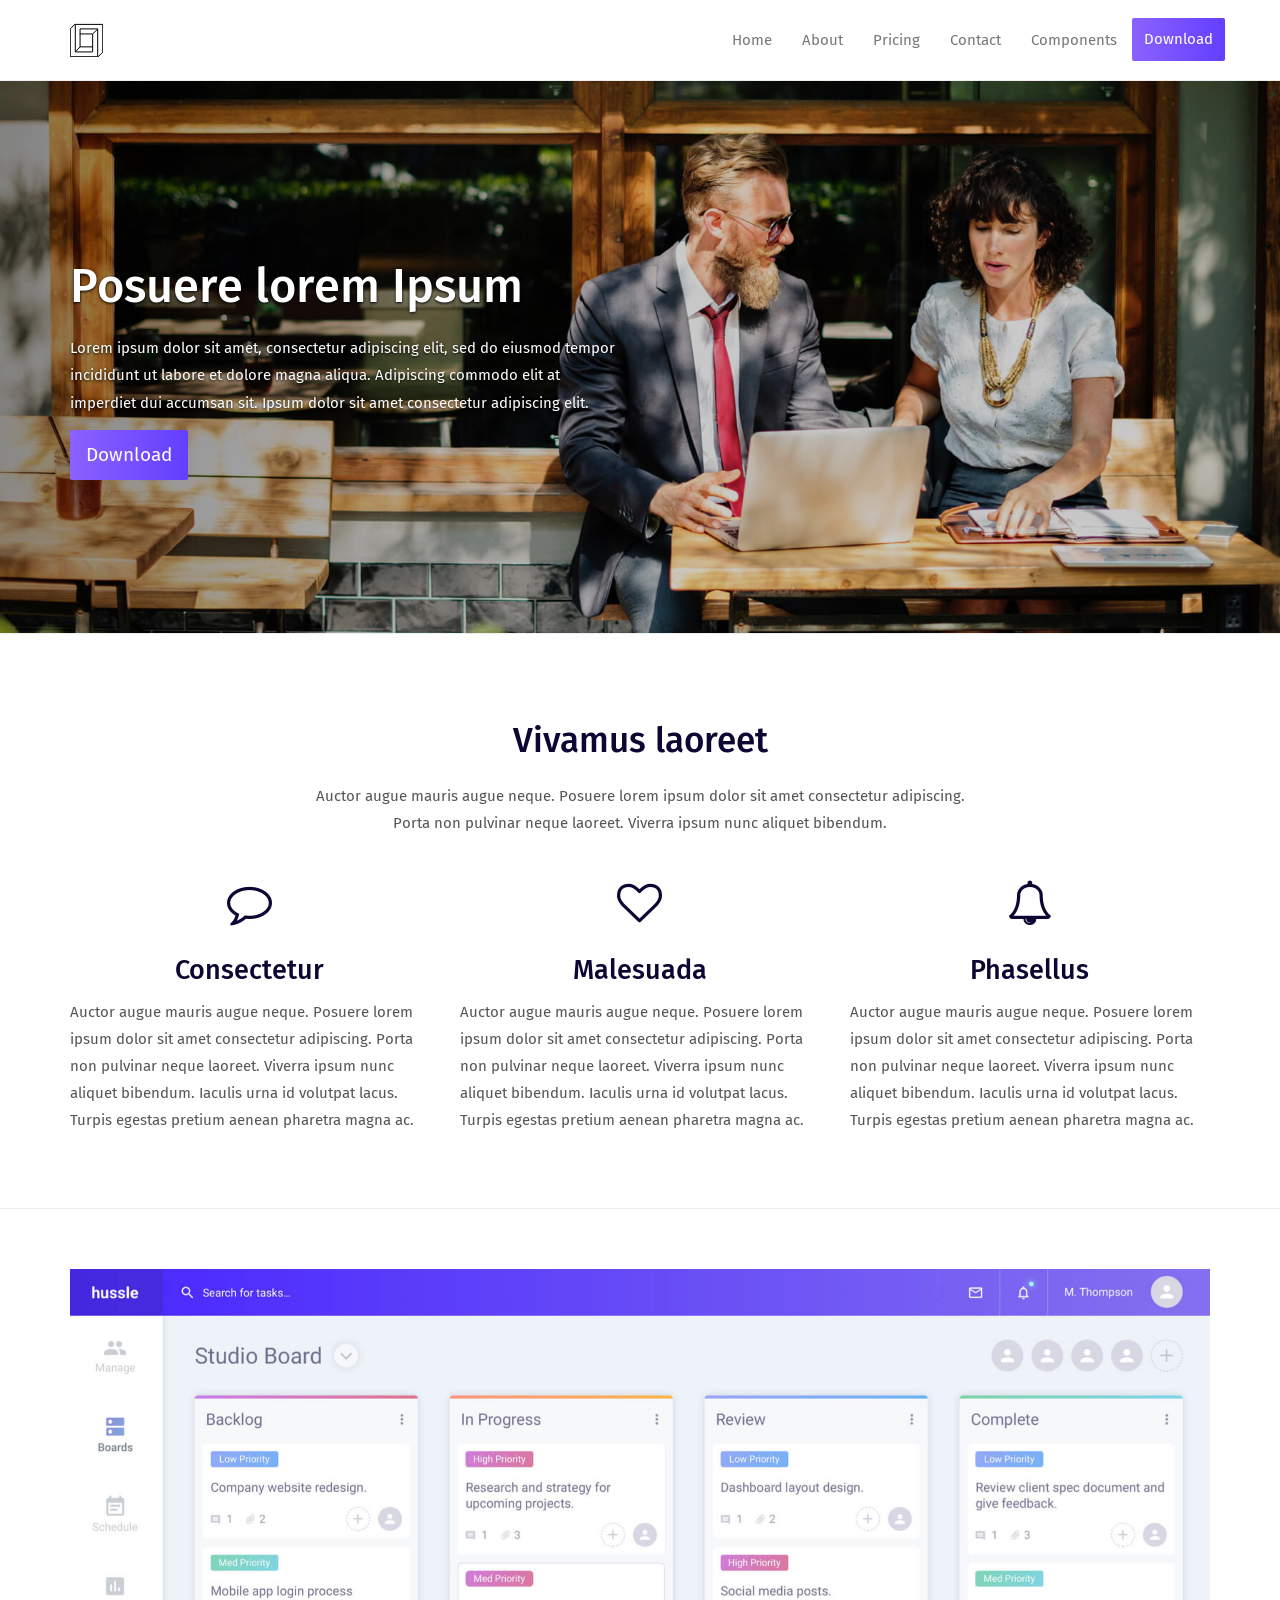
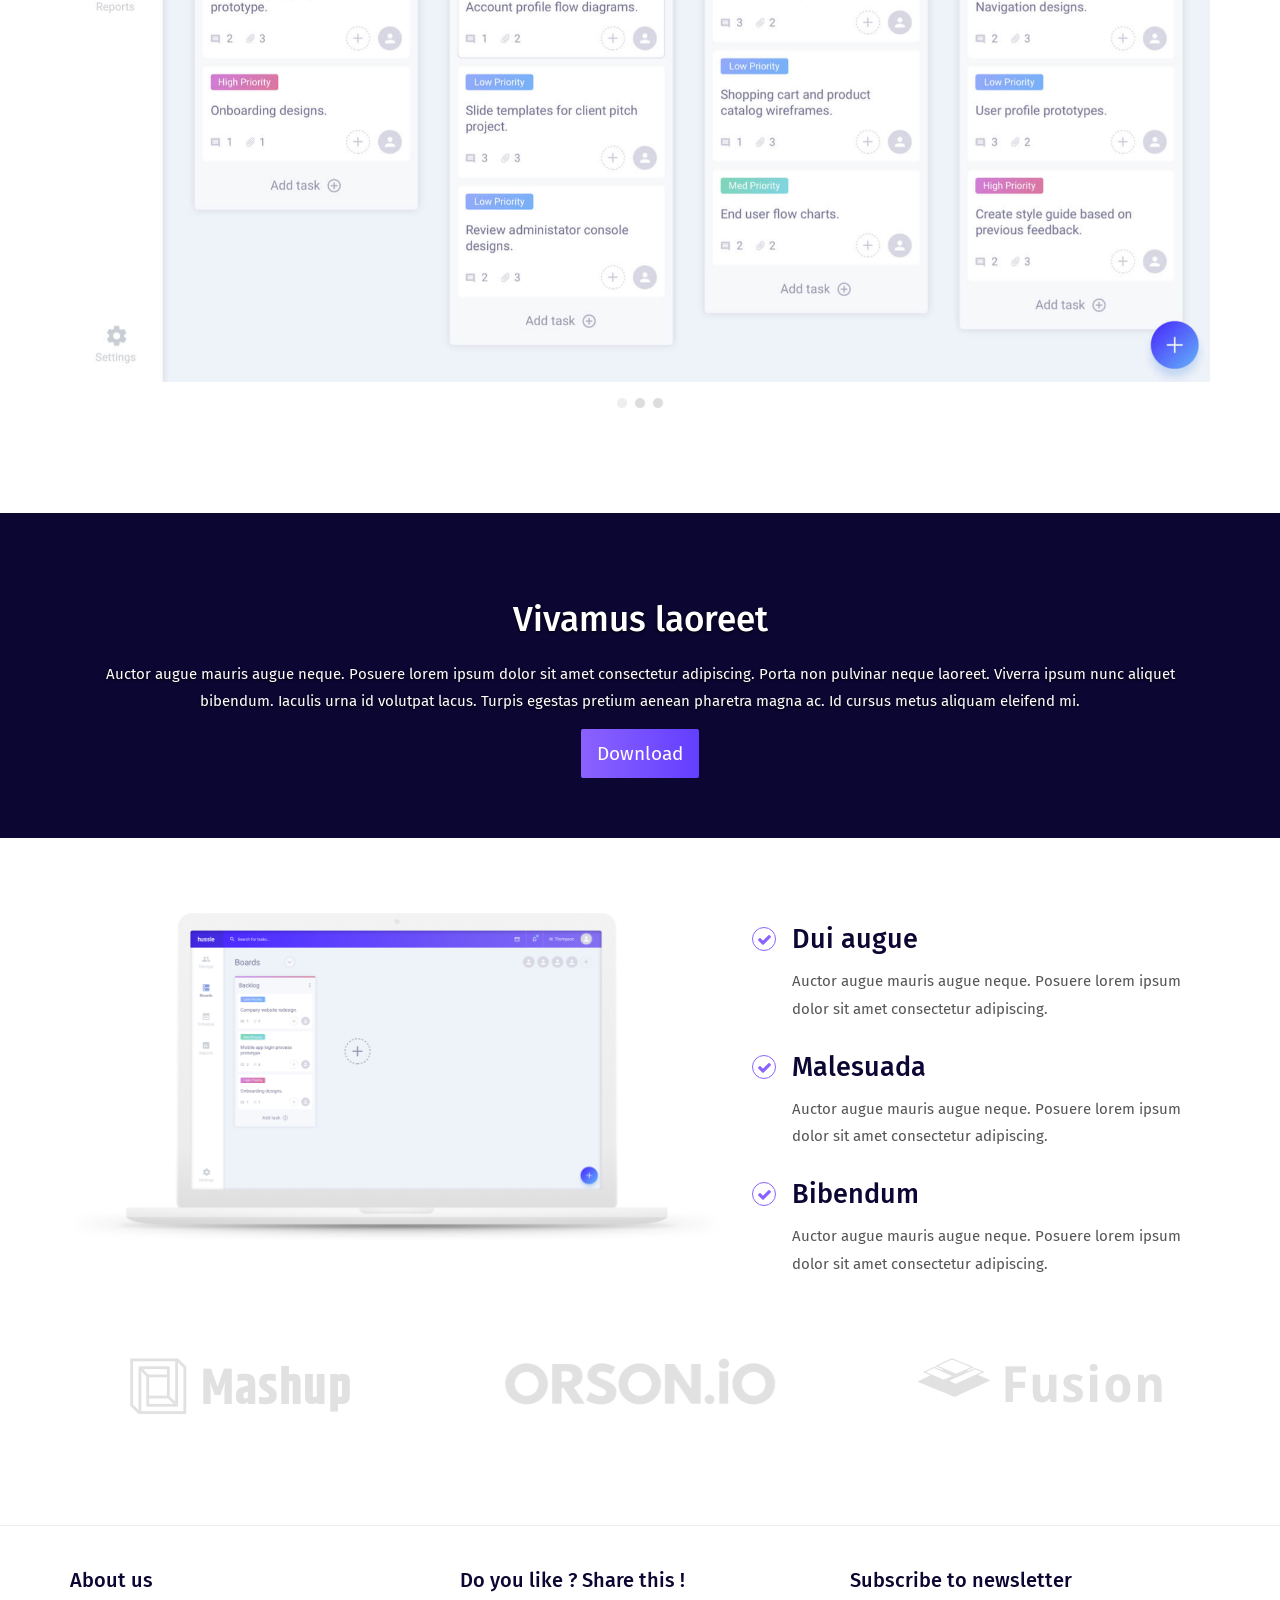
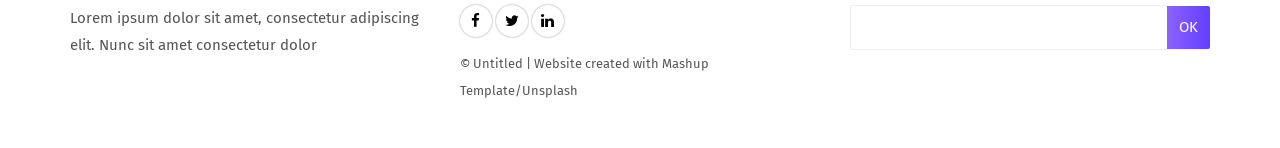
<file: pure-html/pure/index.html>
<!DOCTYPE html>
<html lang="en">

<head>
  <meta charset="UTF-8">
  <meta content="IE=edge" http-equiv="X-UA-Compatible">
  <meta content="width=device-width,initial-scale=1" name="viewport">
  <meta content="description" name="description">
  <meta name="google" content="notranslate" />
  <meta content="Mashup templates have been developped by Orson.io team" name="author">

  <!-- Disable tap highlight on IE -->
  <meta name="msapplication-tap-highlight" content="no">
  
  <link href="./assets/apple-touch-icon.png" rel="apple-touch-icon">
  <link href="./assets/favicon.ico" rel="icon">

 

  <title>Title page</title>  

<link href="./main.a3f694c0.css" rel="stylesheet"></head>

<body>

 <!-- Add your content of header -->
<header>
  <nav class="navbar  navbar-fixed-top navbar-default">
    <div class="container">
      <div class="navbar-header">
        <button type="button" class="navbar-toggle uarr collapsed" data-toggle="collapse" data-target="#navbar-collapse-uarr">
          <span class="sr-only">Toggle navigation</span>
          <span class="icon-bar"></span>
          <span class="icon-bar"></span>
          <span class="icon-bar"></span>
        </button>
        <a class="navbar-brand" href="./index.html" title="">
          <img src="./assets/images/mashuptemplate.svg" class="navbar-logo-img" alt="">
        </a>
      </div>

      <div class="collapse navbar-collapse" id="navbar-collapse-uarr">
        <ul class="nav navbar-nav navbar-right">
          <li><a href="./index.html" title="" class="active">Home</a></li>
          <li><a href="./about.html" title=""> About</a></li>
          <li><a href="./pricing.html" title=""> Pricing </a></li>
          <li><a href="./contact.html" title="">Contact</a></li>
          <li><a href="./components.html" title="">Components</a></li>
          <li>
            <p>
              <a href="./download.html" class="btn btn-primary navbar-btn" title="">Download</a>
            </p>
          </li>
          
        </ul>
      </div>
    </div>
  </nav>
</header>



<div class="white-text-container background-image-container" style="background-image: url('./assets/images/img-home.jpg')">
    <div class="opacity"></div>
    <div class="container">
        <div class="row">
           
            <div class="col-md-6">
                <h1>Posuere lorem Ipsum</h1>
                <p>Lorem ipsum dolor sit amet, consectetur adipiscing elit, sed do eiusmod tempor incididunt ut labore
                    et dolore magna aliqua. Adipiscing commodo elit at imperdiet dui accumsan sit. Ipsum dolor sit
                    amet consectetur adipiscing elit. </p>
                 <a href="./download.html" title="" class="btn btn-lg btn-primary">Download</a>
            </div>

        </div>
    </div>
</div>

<div class="section-container border-section-container">
    <div class="container">
            <div class="row">
                <div class="col-md-12 section-container-spacer">
                    <div class="text-center">
                        <h2>Vivamus laoreet</h2>
                        <p> Auctor augue mauris augue neque. Posuere lorem ipsum dolor sit amet consectetur adipiscing.<br> Porta non
                            pulvinar neque laoreet. Viverra ipsum nunc aliquet bibendum. </p>
                    </div>
                </div>

                <div class="col-md-4">
                    <div class="fa-container">
                        <i class="fa fa-comment-o fa-3x" aria-hidden="true"></i>
                    </div>
                    <div class="text-center">
                        <h3>Consectetur</h3>
                    </div>
                    <div>
                        <p>Auctor augue mauris augue neque. Posuere lorem ipsum dolor sit amet consectetur adipiscing. Porta
                            non pulvinar neque laoreet. Viverra ipsum nunc aliquet bibendum. Iaculis urna id volutpat lacus.
                            Turpis egestas pretium aenean pharetra magna ac.</p>
                    </div>
                </div>
                <div class="col-md-4">
                    <div class="fa-container">
                        <i class="fa fa-heart-o fa-3x" aria-hidden="true"></i>
                    </div>
                    <div class="text-center">
                        <h3>Malesuada</h3>
                    </div>
                    <div>
                        <p>Auctor augue mauris augue neque. Posuere lorem ipsum dolor sit amet consectetur adipiscing. Porta
                            non pulvinar neque laoreet. Viverra ipsum nunc aliquet bibendum. Iaculis urna id volutpat lacus.
                            Turpis egestas pretium aenean pharetra magna ac.
                        </p>
                    </div>
                </div>
                <div class="col-md-4">
                    <div class="fa-container">
                        <i class="fa fa-bell-o fa-3x" aria-hidden="true"></i>
                    </div>
                    <div class="text-center">
                        <h3>Phasellus</h3>
                    </div>
                    <div>
                        <p>Auctor augue mauris augue neque. Posuere lorem ipsum dolor sit amet consectetur adipiscing. Porta
                            non pulvinar neque laoreet. Viverra ipsum nunc aliquet bibendum. Iaculis urna id volutpat lacus.
                            Turpis egestas pretium aenean pharetra magna ac. 
                        </p>
                    </div>
                </div>

            </div>
    </div>
</div>

<div class="section-container">
    <div class="container">
            <div class="row">
                <div class="col-xs-12">


                    <div id="carouselExampleIndicators" class="carousel slide" data-ride="carousel">
                        
                        <div class="carousel-inner" role="listbox">
                            <div class="item active">
                                <img class="img-responsive" src="./assets/images/img-05.jpg" alt="First slide">
                            </div>
                            <div class="item">
                                <img class="img-responsive" src="./assets/images/img-07.jpg" alt="Second slide">
                            </div>
                            <div class="item">
                                <img class="img-responsive" src="./assets/images/img-05.jpg" alt="Third slide">
                            </div>
                        </div>
                        <ol class="carousel-indicators">
                            <li data-target="#carouselExampleIndicators" data-slide-to="0" class="active"></li>
                            <li data-target="#carouselExampleIndicators" data-slide-to="1"></li>
                            <li data-target="#carouselExampleIndicators" data-slide-to="2"></li>
                        </ol>
                    </div>


                </div>
            </div>
    </div>
</div>


<div class="section-container background-color-container white-text-container">
    <div class="container">
        <div class="row">
            <div class="col-xs-12">
                <div class="text-center">
                    <h2>Vivamus laoreet</h2>
                    <p> Auctor augue mauris augue neque. Posuere lorem ipsum dolor sit amet consectetur adipiscing. Porta non
                        pulvinar neque laoreet. Viverra ipsum nunc aliquet bibendum. Iaculis urna id volutpat lacus. Turpis
                        egestas pretium aenean pharetra magna ac. Id cursus metus aliquam eleifend mi. </p>
                    <a href="./download.html" title="" class="btn btn-primary btn-lg">Download</a>
                </div>
            </div>
        </div>
     </div>
 </div>

 <div class="section-container">
    <div class="container">
        <div class="row">                   
            <div class="col-md-7">
                <img class="img-responsive" src="./assets/images/img-06.png" alt="">
            </div>

            <div class="col-md-5">
                <ul class="features">
                    <li>
                        <h3>Dui augue</h3>
                        <p>Auctor augue mauris augue neque. Posuere lorem ipsum dolor sit amet consectetur adipiscing.
                        </p>
                    </li>
                    <li>
                        <h3>Malesuada</h3>
                        <p>Auctor augue mauris augue neque. Posuere lorem ipsum dolor sit amet consectetur adipiscing.
                        </p>
                    </li>
                    <li>
                        <h3>Bibendum</h3>
                        <p>Auctor augue mauris augue neque. Posuere lorem ipsum dolor sit amet consectetur adipiscing.
                        </p>
                    </li>
                </ul>
            </div>
        

              
            <div class="row">
                <div class="col-md-4">
                        <img class="img-responsive page-base-image" src="./assets/images/logo-01.png" alt="">

                </div>
                <div class="col-md-4">
                        <img class="img-responsive page-base-image" src="./assets/images/logo-02.png" alt="">
                </div>
                <div class="col-md-4">
                        <img class="img-responsive page-base-image" src="./assets/images/logo-03.png" alt="">
                </div>
            </div>
            
        </div>
    </div>
</div>






<footer>
    <div class="section-container footer-container">
        <div class="container">
            <div class="row">
                    <div class="col-md-4">
                        <h4>About us</h4>
                        <p>Lorem ipsum dolor sit amet, consectetur adipiscing elit. Nunc sit amet consectetur dolor</p>
                    </div>

                    <div class="col-md-4">
                        <h4>Do you like ? Share this !</h4>
                        <p>
                            <a href="https://facebook.com/" class="social-round-icon white-round-icon fa-icon" title="">
                            <i class="fa fa-facebook" aria-hidden="true"></i>
                          </a>
                          <a href="https://twitter.com/" class="social-round-icon white-round-icon fa-icon" title="">
                            <i class="fa fa-twitter" aria-hidden="true"></i>
                          </a>
                          <a href="https://www.linkedin.com/" class="social-round-icon white-round-icon fa-icon" title="">
                            <i class="fa fa-linkedin" aria-hidden="true"></i>
                          </a>
                        </p>
                        <p><small>© Untitled | Website created with <a href="http://www.mashup-template.com/" class="link-like-text" title="Create website with free html template">Mashup Template</a>/<a href="http://www.unsplash.com/" class="link-like-text" title="Beautiful Free Images">Unsplash</a></small></p>    
                    </div>

                    <div class="col-md-4">
                        <h4>Subscribe to newsletter</h4>
                        
                        <div class="form-group">
                            <div class="input-group">
                                <input type="text" class="form-control footer-input-text">
                                <div class="input-group-btn">
                                    <button type="button" class="btn btn-primary btn-newsletter ">OK</button>
                                </div>
                            </div>
                        </div>


                    </div>
            </div>
        </div>
    </div>
</footer>

<script>
  document.addEventListener("DOMContentLoaded", function (event) {
    navActivePage();
  });
</script>

<!-- Google Analytics: change UA-XXXXX-X to be your site's ID 

<script>
  (function (i, s, o, g, r, a, m) {
    i['GoogleAnalyticsObject'] = r; i[r] = i[r] || function () {
      (i[r].q = i[r].q || []).push(arguments)
    }, i[r].l = 1 * new Date(); a = s.createElement(o),
      m = s.getElementsByTagName(o)[0]; a.async = 1; a.src = g; m.parentNode.insertBefore(a, m)
  })(window, document, 'script', '//www.google-analytics.com/analytics.js', 'ga');
  ga('create', 'UA-XXXXX-X', 'auto');
  ga('send', 'pageview');
</script>

-->

<script type="text/javascript" src="./main.41beeca9.js"></script></body>

</html>
</file>
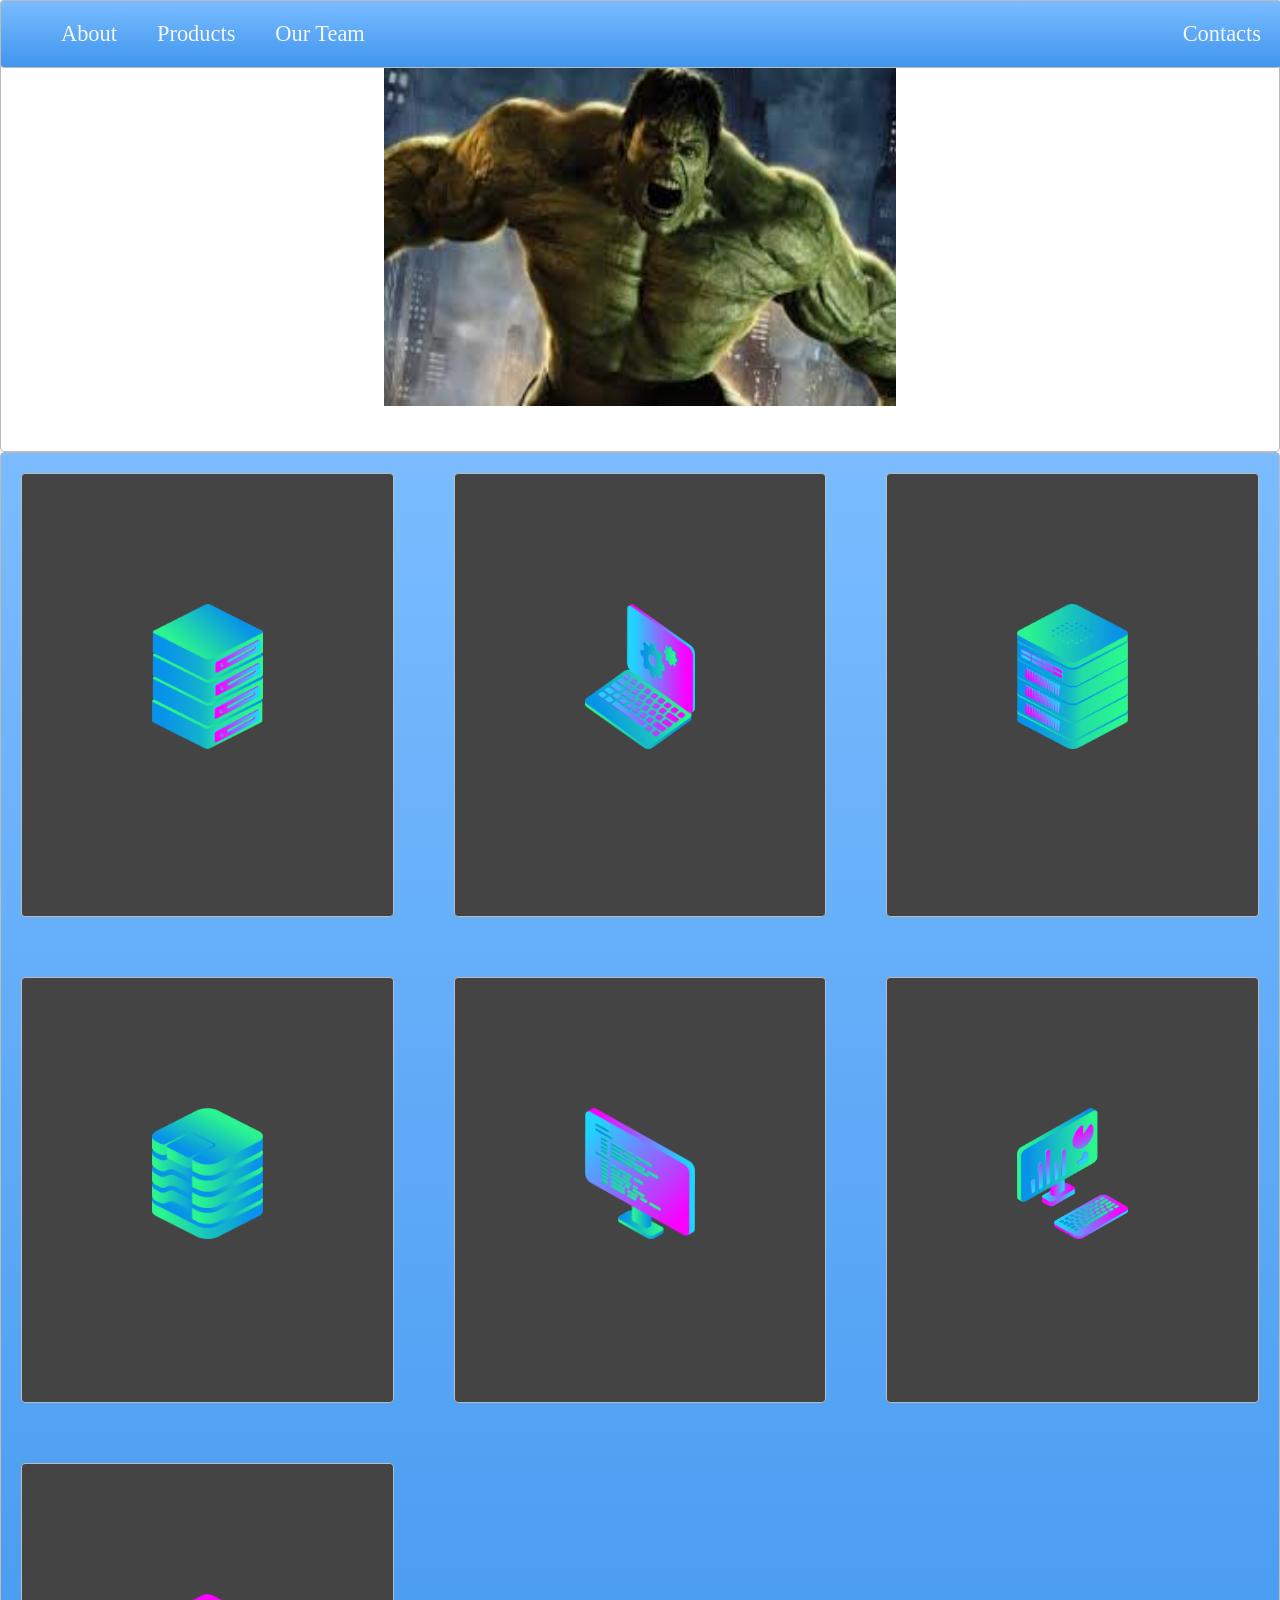
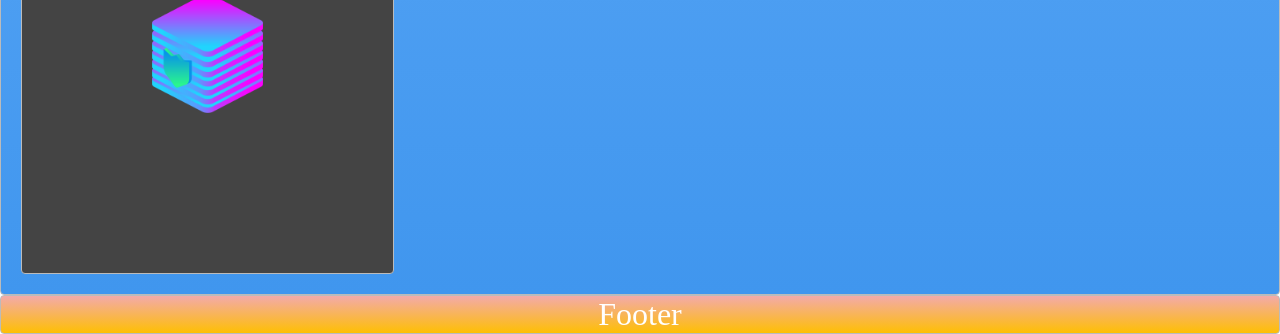
<file: index10.html>
<!DOCTYPE html>
<html lang="en">
<head>
    <meta charset="UTF-8">
    <meta name="viewport" content="width=device-width, initial-scale=1.0">
    <link rel="stylesheet" href="./css/style10.css">
    <title>Web site template</title>
</head>
<body>
    <nav class="zone blue sticky">
        <ul class="main-nav">
            <li><a href="">About</a></li>
            <li><a href="">Products</a></li>
            <li><a href="">Our Team</a></li>
            <li class="push"><a href="">Contacts</a></li>
        </ul>
    </nav>

    <div class="container zone"><img src="./images/hulk.jfif" alt="ups!"></div>
    
    <div class="zone blue grid-wrapper">
        <div class="box zone"><img src="./images/server_2_2.png"></div>
        <div class="box zone"><img src="./images/monitor_settings_2.png"></div>
        <div class="box zone"><img src="./images/server_3.png"></div>
        <div class="box zone"><img src="./images/data_storage_2_2.png"></div>
        <div class="box zone"><img src="./images/monitor_coding_2.png"></div>
        <div class="box zone"><img src="./images//desktop_analytics_2.png"></div>
        <div class="box zone"><img src="./images/server_safe_2.png"></div>
    </div>

    <footer class="zone yellow">Footer</footer>

</body>
</html>
</file>
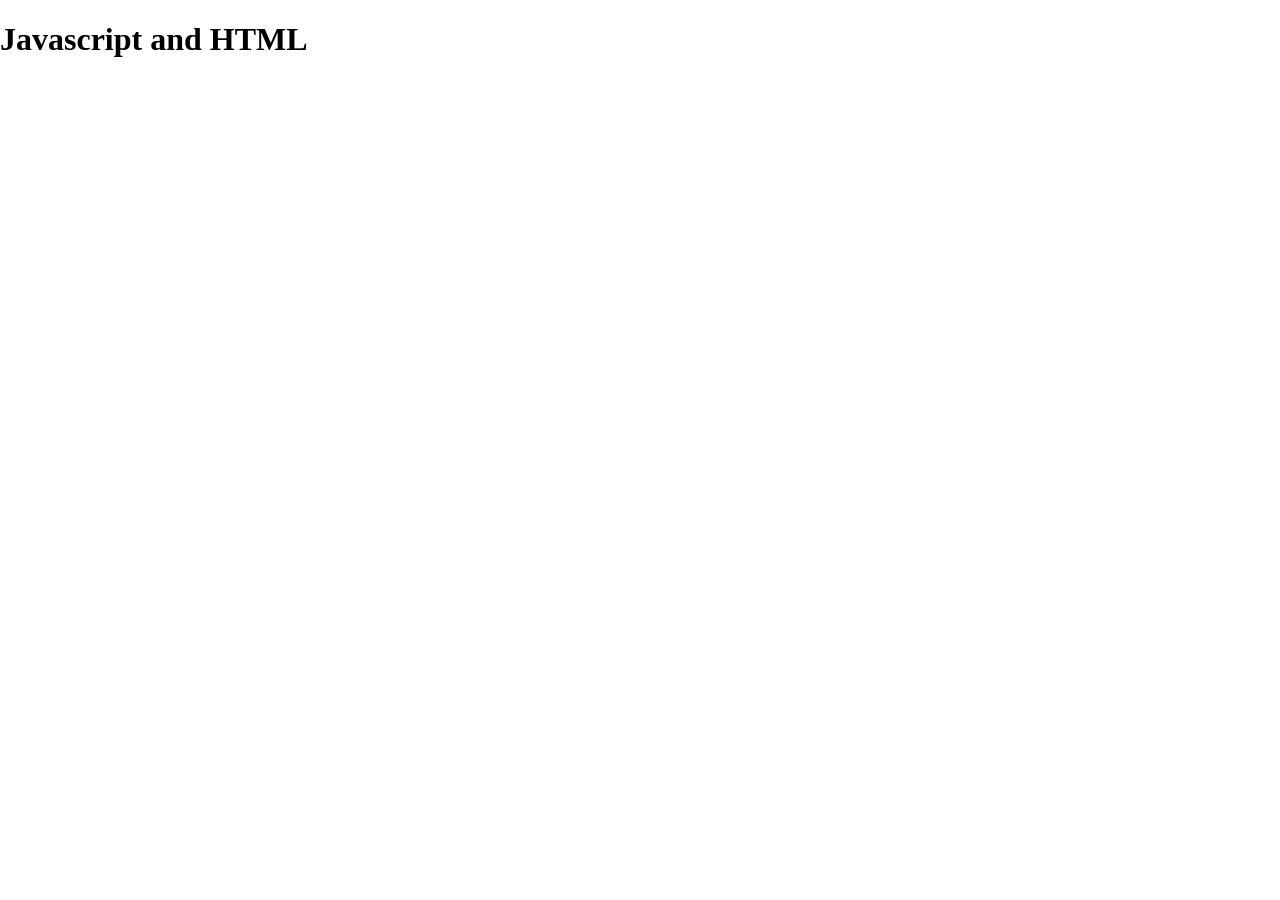
<file: index11.html>
<!DOCTYPE html>
<html lang="en">
<head>
    <meta charset="UTF-8">
    <meta name="viewport" content="width=device-width, initial-scale=1.0">
    <link rel="stylesheet" href="./css/style11.css">
    <title>My first javascript</title>
</head>
<body>
    <h1>Javascript and HTML</h1>

    <!-- Script files are ussually at the bottom of the body section. -->
    <script type="text/javascript" src="./scripts/script11.js"></script>
</body>
</html>
</file>
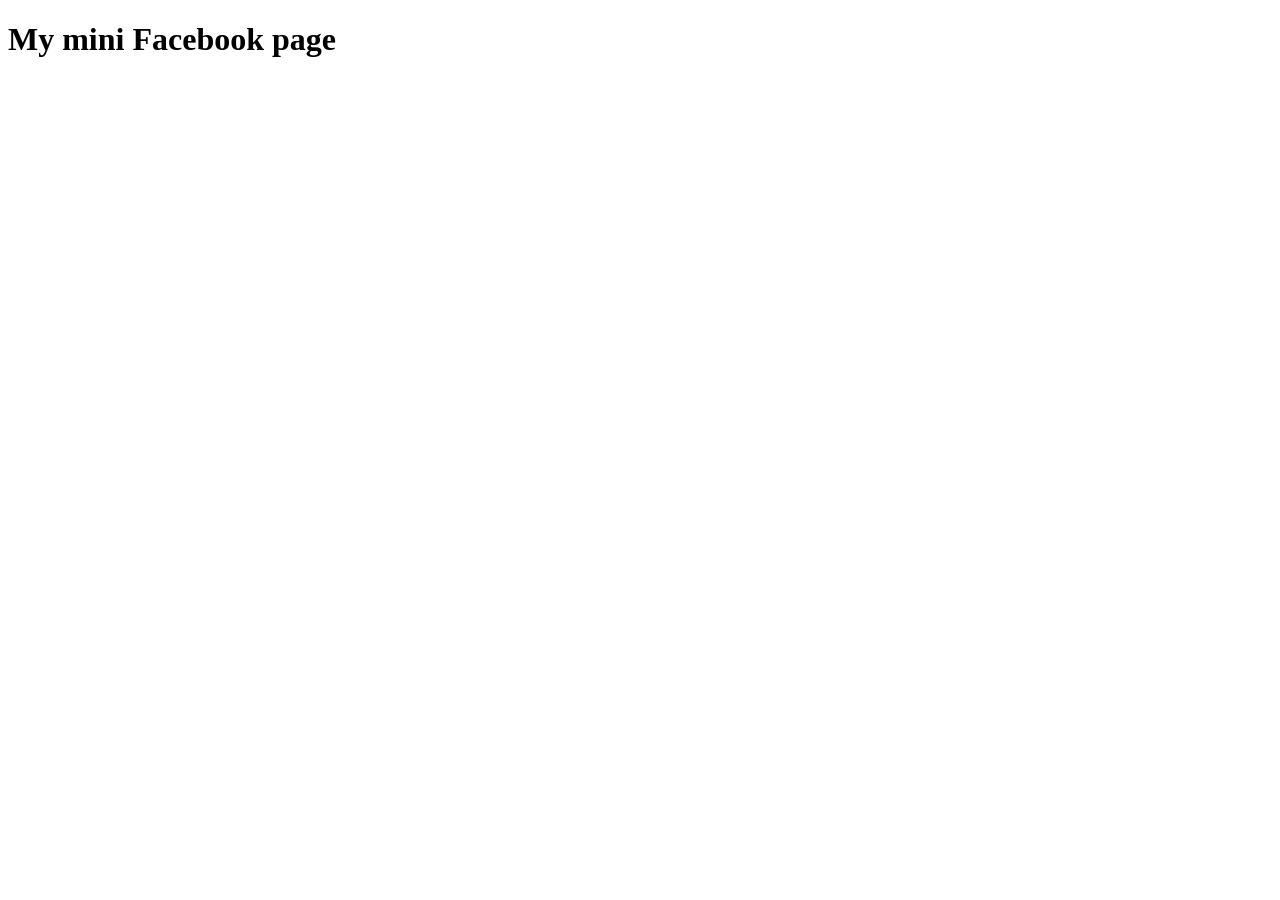
<file: index12.html>
<!DOCTYPE html>
<html lang="en">
<head>
    <meta charset="UTF-8">
    <meta name="viewport" content="width=device-width, initial-scale=1.0">
    <!-- <link rel="stylesheet" href="./css/style12.css"> -->
    <title>My mini Facebook</title>
</head>
<body>
    <h1>My mini Facebook page</h1>

    <!-- Script files are ussually at the bottom of the body section. -->
    <script type="text/javascript" src="./scripts/script12.js"></script>
</body>
</html>
</file>
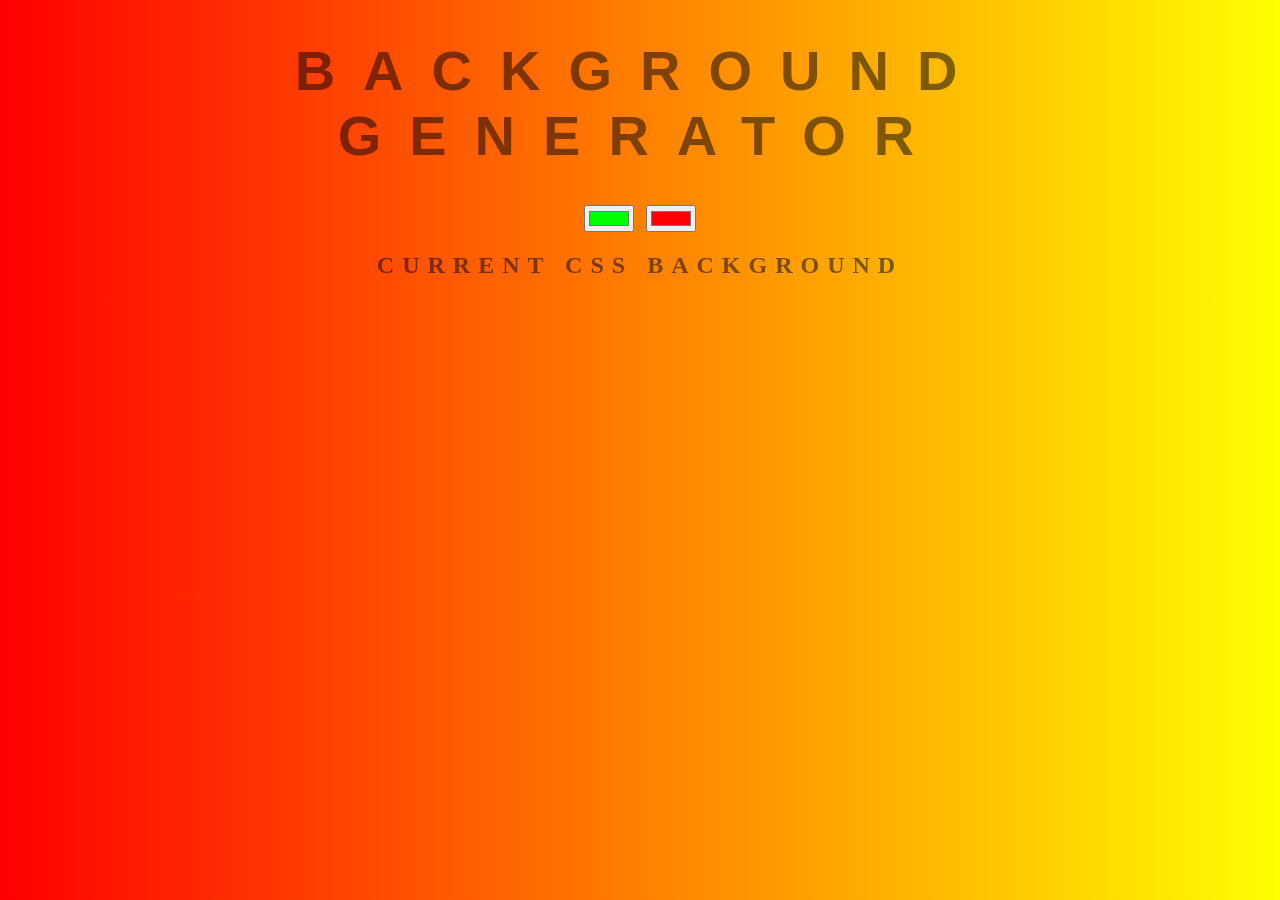
<file: index13.html>
<!DOCTYPE html>
<html>
<head>
	<title>Gradient Background</title>
	<link rel="stylesheet" type="text/css" href="css/style13.css">
</head>
<body id="gradient">
	<h1>Background Generator</h1>
	<input class="color1" type="color" name="color1" value="#00ff00">
	<input class="color2" type="color" name="color2" value="#ff0000">
	<h2>Current CSS Background</h2>
	<h3></h3>
	<script type="text/javascript" src="scripts/script13.js"></script>
</body>
</html>
</file>
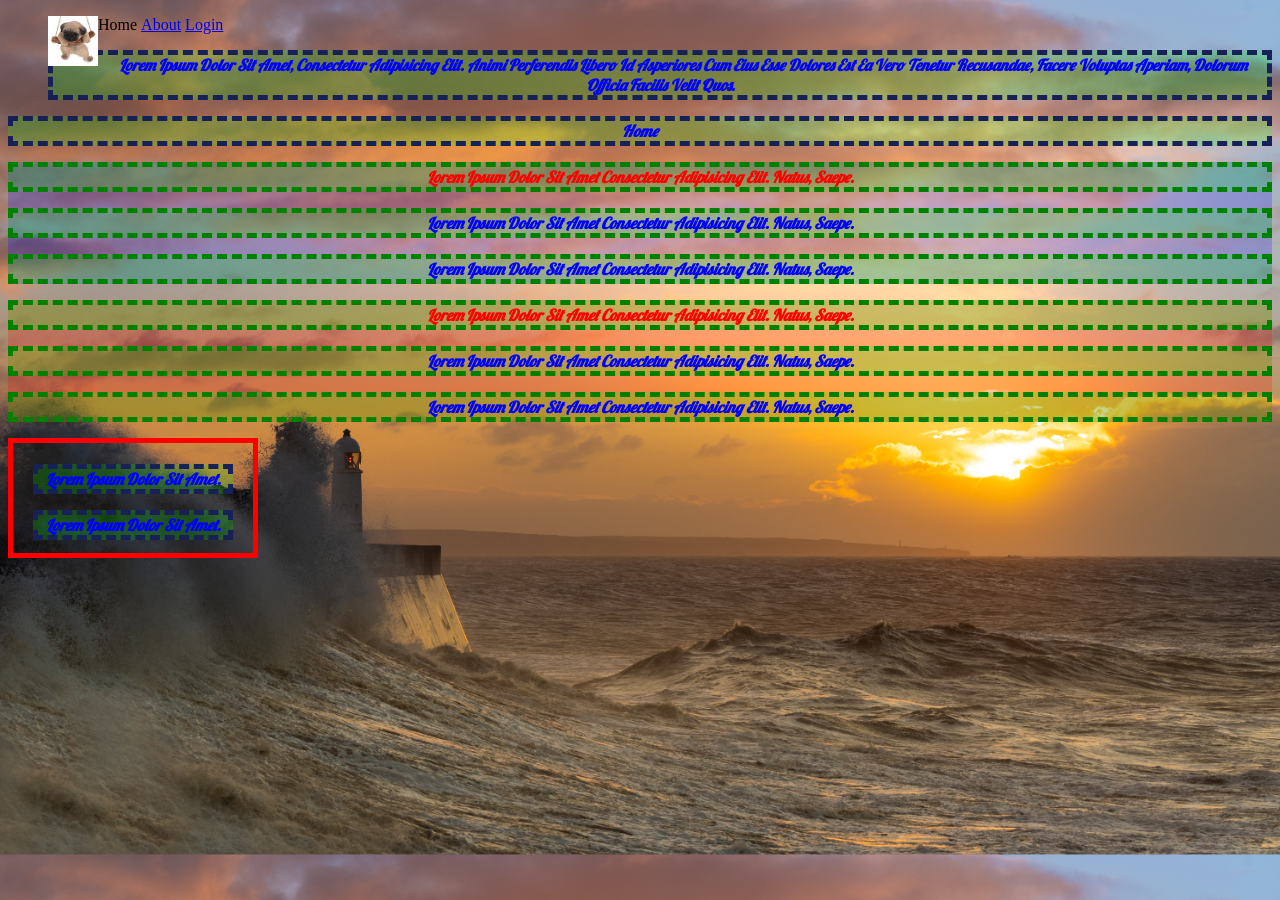
<file: index2.html>
<!DOCTYPE html>
<html lang="en">
<head>
    <meta charset="UTF-8">
    <meta name="viewport" content="width=device-width, initial-scale=1.0">
    <!-- Here is the link to the CSS file -->
    <link rel="stylesheet" type="text/css" href="css/style2.css">
    <link href="https://fonts.googleapis.com/css2?family=Lobster&display=swap" rel="stylesheet">
    <title>My CSS Demo</title>
</head>
<body>
    <header>
        <nav>
            <ul>
                <li>Home</li>
                <li><a href="about.html">About</a></li>
                <li><a href="login.html">Login</a></li>
                <img src="images/puppy2.JPG" alt="doggy" width="50" height="50">
                <p>Lorem ipsum dolor sit amet, consectetur adipisicing elit. Animi perferendis libero id asperiores cum eius esse dolores est ea vero tenetur recusandae, facere voluptas aperiam, dolorum officia facilis velit quos.</p>
                
            </ul>
        </nav>
    </header>
    <section>
        <h2>Home</h2>
        <div id="div1">
            <p class="webtext active">Lorem ipsum dolor sit amet consectetur adipisicing elit. Natus, saepe.</p>
            <p class="webtext">Lorem ipsum dolor sit amet consectetur adipisicing elit. Natus, saepe.</p>
            <p class="webtext">Lorem ipsum dolor sit amet consectetur adipisicing elit. Natus, saepe.</p>
        </div>
        <div id="div2">
            <p class="webtext active">Lorem ipsum dolor sit amet consectetur adipisicing elit. Natus, saepe.</p>
            <p class="webtext">Lorem ipsum dolor sit amet consectetur adipisicing elit. Natus, saepe.</p>
            <p class="webtext">Lorem ipsum dolor sit amet consectetur adipisicing elit. Natus, saepe.</p>
        </div>
        
    </section>
        <div class="boxmodel">
            <p>Lorem ipsum dolor sit amet.</p>
            <p>Lorem ipsum dolor sit amet.</p>
        </div>
    <footer>

    </footer>
</body>
</html>
</file>
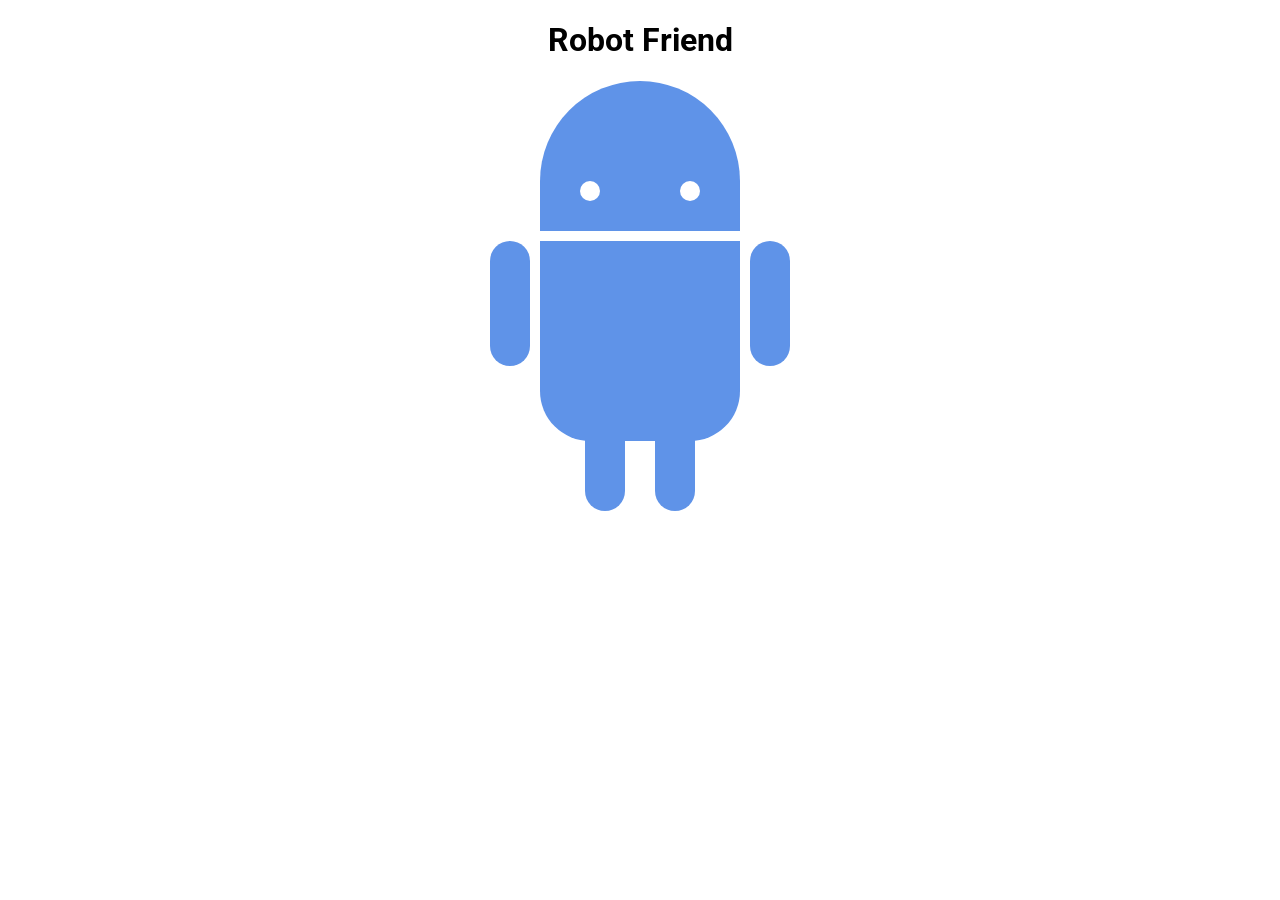
<file: index4.html>
<!DOCTYPE html>
<html>
<head>
	<title>RoboPage</title>
	<link rel="stylesheet" type="text/css" href="css/style4.css">
	<link href="https://fonts.googleapis.com/css?family=Roboto" rel="stylesheet">
</head>
<body>
	<h1>Robot Friend</h1>
	<div class="robots">
		<div class="android"> 
			<div class="head"> 
				<div class="eyes"> 
					<div class="left_eye"></div> 
					<div class="right_eye"></div>
				</div> 
			</div> 
			<div class="upper_body"> 
				<div class="left_arm"></div> 
				<div class="torso"></div> 
				<div class="right_arm"></div> 
			</div> 
			<div class="lower_body"> 
				<div class="left_leg"></div> 
				<div class="right_leg"></div> 
			</div> 
		</div>
	</div>
</body>
</html>
</file>
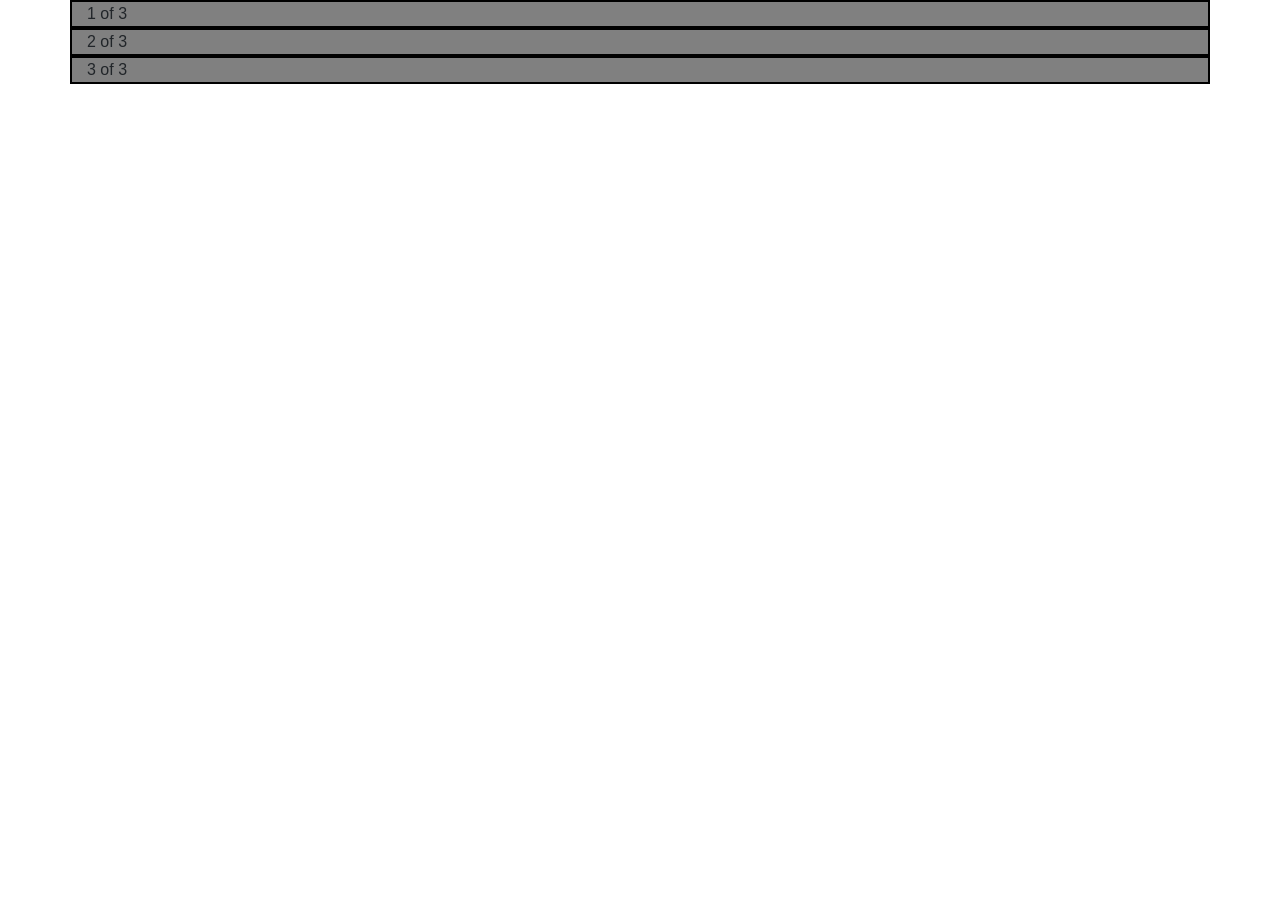
<file: index6.html>
<!DOCTYPE html>
<html lang="en">
<head>
    <meta charset="UTF-8">
    <meta name="viewport" content="width=device-width, initial-scale=1.0">
    <link rel="stylesheet" href="https://cdn.jsdelivr.net/npm/bootstrap@4.5.3/dist/css/bootstrap.min.css" integrity="sha384-TX8t27EcRE3e/ihU7zmQxVncDAy5uIKz4rEkgIXeMed4M0jlfIDPvg6uqKI2xXr2" crossorigin="anonymous">
    <link rel="stylesheet" href="css/style6.css">
    <title>Bootstrap 4 demo</title>
</head>
<body>
    <div class="container">
        <div class="row">
          <div class="col col-lg-12 col-md-12 col-sm-6">
            1 of 3
          </div>
          <div class="col col-lg-12 col-md-6 col-sm-3">
            2 of 3
          </div>
          <div class="col col-lg-12 col-md-6 col-sm-3">
            3 of 3
          </div>
          
        </div>
    </div>

    <script src="https://code.jquery.com/jquery-3.5.1.slim.min.js" integrity="sha384-DfXdz2htPH0lsSSs5nCTpuj/zy4C+OGpamoFVy38MVBnE+IbbVYUew+OrCXaRkfj" crossorigin="anonymous"></script>
    <script src="https://cdn.jsdelivr.net/npm/bootstrap@4.5.3/dist/js/bootstrap.bundle.min.js" integrity="sha384-ho+j7jyWK8fNQe+A12Hb8AhRq26LrZ/JpcUGGOn+Y7RsweNrtN/tE3MoK7ZeZDyx" crossorigin="anonymous"></script>

</body>
</html>
</file>
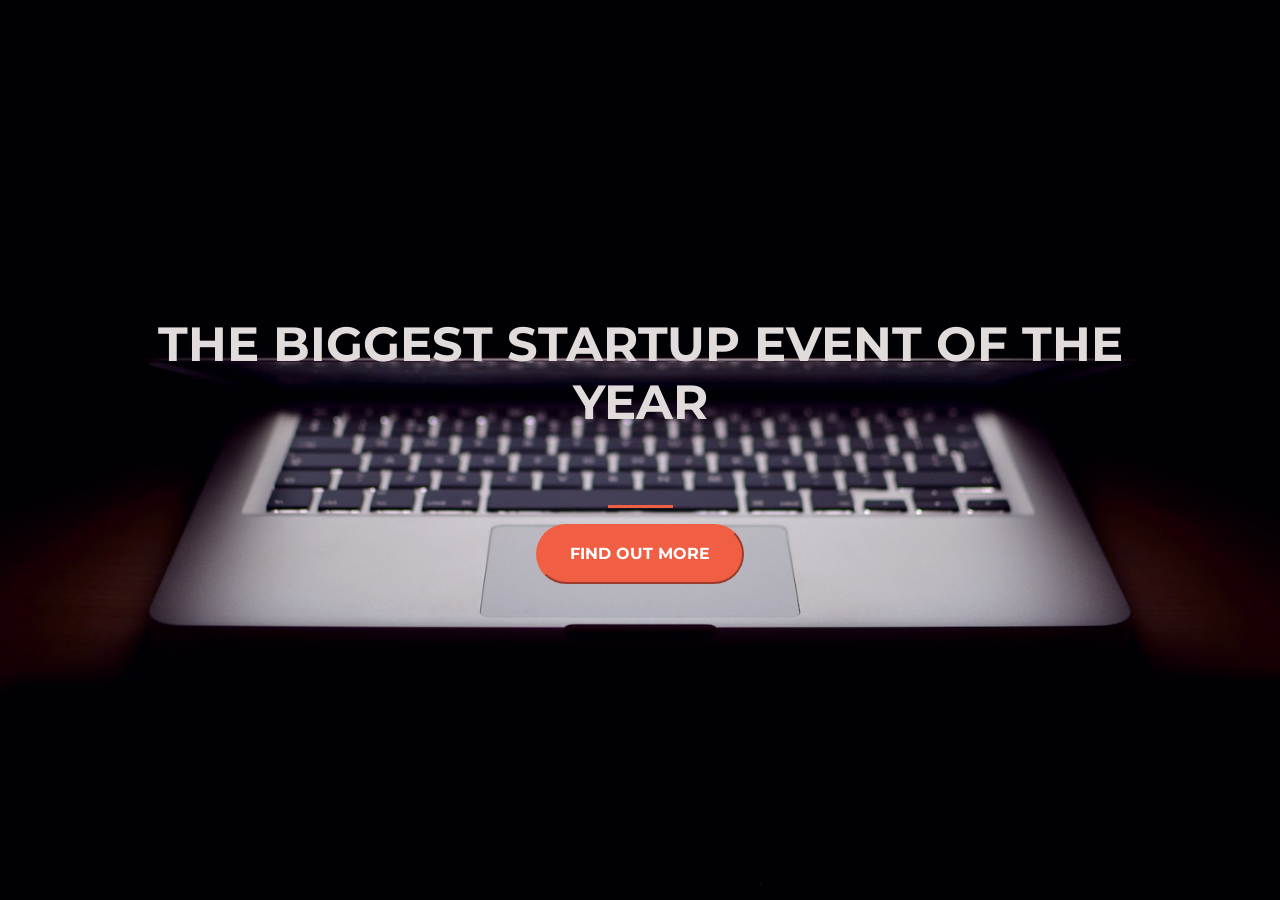
<file: index7.html>
<!DOCTYPE html>
<html>
  <head>
    <title>Startup</title>
    <meta charset="UTF-8">
    <meta name="viewport" content="width=device-width, initial-scale=1.0 shrink-to-fit=no">


    <!-- Google Fonts -->
    <link href="https://fonts.googleapis.com/css?family=Montserrat" rel="stylesheet">

    <!-- Bootstrap CSS from a CDN. This way you don't have to include the bootstrap file yourself -->
    <link rel="stylesheet" href="https://stackpath.bootstrapcdn.com/bootstrap/4.3.1/css/bootstrap.min.css" integrity="sha384-ggOyR0iXCbMQv3Xipma34MD+dH/1fQ784/j6cY/iJTQUOhcWr7x9JvoRxT2MZw1T" crossorigin="anonymous">
    
    <!-- Your own stylesheet -->
    <link rel="stylesheet" type="text/css" href="css/style7.css">
  </head>
  <body>
    <div class="container d-flex align-items-center h-100">
      <div class="row">
        <header class="text-center col-12">
          <h1 class="text-uppercase"><strong>The biggest startup event of the year</strong></h1>
        </header>
        <div class="buffer col-12"></div>
          <section class="text-center col-12">
            <hr>
            <button class="btn-primary btn-xl">Find out more</button>
          </section>
        </div>
    </div>
  </body>
</html>
</file>
<file: css/style10.css>
body {
    margin: 0 auto;
}

.zone {
    /*padding:30px 50px;*/
    /*cursor:pointer;*/
    color:#FFF;
    font-size:2em;
    border-radius:4px;
    border:1px solid #bbb;
    transition: all 0.3s linear;
}

.zone:hover {
    -webkit-box-shadow:rgba(0,0,0,0.8) 0px 5px 15px, inset rgba(0,0,0,0.15) 0px -10px 20px;
    -moz-box-shadow:rgba(0,0,0,0.8) 0px 5px 15px, inset rgba(0,0,0,0.15) 0px -10px 20px;
    -o-box-shadow:rgba(0,0,0,0.8) 0px 5px 15px, inset rgba(0,0,0,0.15) 0px -10px 20px;
    box-shadow:rgba(0,0,0,0.8) 0px 5px 15px, inset rgba(0,0,0,0.15) 0px -10px 20px;
}

.box:hover {
    -webkit-transform:rotate(-7deg);
    -moz-transform:rotate(-7deg);
    -o-transform:rotate(-7deg);
    transform:rotate(-7deg);
}


/***********************************************************************
 *  Nav Bar
 **********************************************************************/
.sticky {
    position: fixed;
    top: 0;
    width: 100%;
}

 .main-nav {
    display: flex;
    list-style: none;
    margin: 0;
    font-size: 0.7em;
}

@media only screen and (max-width: 600px) {
    .main-nav {
        font-size: 0.5em;
        padding: 0;
    }
}

.push {
    margin-left: auto;
}

li {
    padding: 20px;
}

a {
    color: #f5f5f6;
    text-decoration: none;
}
    

/***********************************************************************
 *  Cover
 **********************************************************************/
.container {
    /*show heigh: auto*/
    height: 50vh; 
    display: flex;
    align-items: center;
    justify-content: center;
}

.cover {
    width: 30em;
}

img {
    height: 80%;
    width: 40%;
}
/***********************************************************************
 *  Project Grid
 **********************************************************************/
.grid-wrapper {
    display: grid;
    grid-template-columns: repeat(auto-fill, minmax(350px, 1fr));
    grid-gap: 20px;
}

.box {
    background-color: #444;
    padding: 130px;
    margin: 20px;
}

.box > img {
    width: 100%;
}

/***********************************************************************
 *  Footer
 **********************************************************************/
footer {
    text-align: center;
}

/*https://paulund.co.uk/how-to-create-shiny-css-buttons*/
/***********************************************************************
 *  Green Background
 **********************************************************************/
.green {
    background: #56B870; /* Old browsers */
    background: -moz-linear-gradient(top, #56B870 0%, #a5c956 100%); /* FF3.6+ */
    background: -webkit-gradient(linear, left top, left bottom, color-stop(0%,#56B870), color-stop(100%,#a5c956)); /* Chrome,Safari4+ */
    background: -webkit-linear-gradient(top, #56B870 0%,#a5c956 100%); /* Chrome10+,Safari5.1+ */
    background: -o-linear-gradient(top, #56B870 0%,#a5c956 100%); /* Opera 11.10+ */
    background: -ms-linear-gradient(top, #56B870 0%,#a5c956 100%); /* IE10+ */
    background: linear-gradient(top, #56B870 0%,#a5c956 100%); /* W3C */
}

/***********************************************************************
 *  Red Background
 **********************************************************************/
.red {
    background: #C655BE; /* Old browsers */
    background: -moz-linear-gradient(top, #C655BE 0%, #cf0404 100%); /* FF3.6+ */
    background: -webkit-gradient(linear, left top, left bottom, color-stop(0%,#C655BE), color-stop(100%,#cf0404)); /* Chrome,Safari4+ */
    background: -webkit-linear-gradient(top, #C655BE 0%,#cf0404 100%); /* Chrome10+,Safari5.1+ */
    background: -o-linear-gradient(top, #C655BE 0%,#cf0404 100%); /* Opera 11.10+ */
    background: -ms-linear-gradient(top, #C655BE 0%,#cf0404 100%); /* IE10+ */
    background: linear-gradient(top, #C655BE 0%,#cf0404 100%); /* W3C */
}

/***********************************************************************
 *  Yellow Background
 **********************************************************************/
.yellow {
    background: #F3AAAA; /* Old browsers */
    background: -moz-linear-gradient(top, #F3AAAA 0%, #febf04 100%); /* FF3.6+ */
    background: -webkit-gradient(linear, left top, left bottom, color-stop(0%,#F3AAAA), color-stop(100%,#febf04)); /* Chrome,Safari4+ */
    background: -webkit-linear-gradient(top, #F3AAAA 0%,#febf04 100%); /* Chrome10+,Safari5.1+ */
    background: -o-linear-gradient(top, #F3AAAA 0%,#febf04 100%); /* Opera 11.10+ */
    background: -ms-linear-gradient(top, #F3AAAA 0%,#febf04 100%); /* IE10+ */
    background: linear-gradient(top, #F3AAAA 0%,#febf04 100%); /* W3C */
}

/***********************************************************************
 *  Blue Background
 **********************************************************************/
.blue {
    background: #7abcff; /* Old browsers */
    background: -moz-linear-gradient(top, #7abcff 0%, #60abf8 44%, #4096ee 100%); /* FF3.6+ */
    background: -webkit-gradient(linear, left top, left bottom, color-stop(0%,#7abcff), color-stop(44%,#60abf8), color-stop(100%,#4096ee)); /* Chrome,Safari4+ */
    background: -webkit-linear-gradient(top, #7abcff 0%,#60abf8 44%,#4096ee 100%); /* Chrome10+,Safari5.1+ */
    background: -o-linear-gradient(top, #7abcff 0%,#60abf8 44%,#4096ee 100%); /* Opera 11.10+ */
    background: -ms-linear-gradient(top, #7abcff 0%,#60abf8 44%,#4096ee 100%); /* IE10+ */
    background: linear-gradient(top, #7abcff 0%,#60abf8 44%,#4096ee 100%); /* W3C */
}
</file>
<file: css/style11.css>
body {
    margin: 0 auto;
}
</file>
<file: css/style13.css>
body {
	font: 'Raleway', sans-serif;
    color: rgba(0,0,0,.5);
    text-align: center;
    text-transform: uppercase;
    letter-spacing: .5em;
    top: 15%;
	background: linear-gradient(to right, red , yellow); /* Standard syntax */
}

h1 {
    font: 600 3.5em 'Raleway', sans-serif;
    color: rgba(0,0,0,.5);
    text-align: center;
    text-transform: uppercase;
    letter-spacing: .5em;
    width: 100%;
}

h3 {
	font: 900 1em 'Raleway', sans-serif;
    color: rgba(0,0,0,.5);
    text-align: center;
    text-transform: none;
    letter-spacing: 0.01em;

}
</file>
<file: css/style2.css>
/* 
    The format of CSS is basically:
        selector {
            property: value;
        }

    A good refernce for examples is:
    https://css-tricks.com/
    For free images:
    https://unsplash.com/
    For chossing colors:
    https://paletton.com/
    For fonts:
    https://fonts.google.com/
	For animatio:
	https://animate.style/
	For templates:
	https://www.creative-tim.com/
	http://www.mashup-template.com/
	For CSS grid
	http://cssgridgarden.com
*/

/* 
Types of CSS Selectors 
. for class properties
# for id properties
* for everything
element
element1, element2              applied to all elements1 and element2
element1 element2               applied only on element2 inside element1
element1 > element2             applied to element2 if parent is element1
element1 + element2             any element2 after an element1
:hover
:last-child                     the last element
:first-child                    the first element
!important (not recommended)    overrides

The order of rules
- Specifity
- Importance
- Order

Consider the box model
    --------------
        Margin
    --------------
        Border
    -------------- 
        Padding
    --------------
        Content
    --------------

Another thing to consider is px vs rem
 - px is pixels
 - em is number of elements of the original soze
 - rem is the relation base on the root element
*/

* {
    align-items: rigth;
}

body {
    background-image: url(../images/background1.jpg);
    background-size: cover;
}

h2, p {
    color: blue;
    background-color: rgba(0,255,0,0.2);
    text-align: center;
    border: 5px dashed #182157;
    cursor: pointer;
    text-decoration: blue;
    text-transform: capitalize;
    line-height: 20px;
    font-style: italic;
    font-weight: bold;
    font-size: 100%;
    font-family: 'Lobster', cursive;
}

li {
    list-style: none;
    display: inline-block;
}


.webtext {
    border: 5px dashed green
}

.active {
    color: red
}

#div1 {
    background: rgba(0, 0, 255, 0.2);
}

img {
    float: left;
}

#div2 {
    background: rgba(255, 0, 0, 0.2);
}
footer {    

}

.boxmodel {
    display: inline-block;
    margin: 20px lightblue;
    border: 5px solid red;
    padding: 5px 20px 5px 20px;
    width: 200px;
    height: 100px;
}
</file>
<file: css/style4.css>
h1 {
	text-align: center;
	font-family: 'Roboto', sans-serif;
}

.robots {
	flex-wrap: wrap;
	display: flex;
	justify-content: center;
}

.head, 
.left_arm, 
.torso, 
.right_arm, 
.left_leg, 
.right_leg {
	 background-color: #5f93e8;
}

.head { 
	width: 200px; 
	margin: 0 auto; 
	height: 150px; 
	border-radius: 200px 200px 0 0; 
	margin-bottom: 10px;
} 

.eyes {
	display: flex
}

.head:hover {
	width: 300px;
    transition: 1s ease-in-out;
}

.upper_body { 
	width: 300px; 
	height: 150px;
	display: flex; 
} 

.left_arm, .right_arm { 
	width: 40px; 
	height: 125px;
	border-radius: 100px; 
} 

.left_arm { 
	margin-right: 10px; 
} 

.right_arm { 
	margin-left: 10px; 
} 

.torso { 
	width: 200px; 
	height: 200px;
	border-radius: 0 0 50px 50px; 
} 

.lower_body { 
	width: 200px; 
	height: 200px;
	/* This is another useful property. Hmm what do you think it does?*/
	margin: 0 auto;
	display: flex; 
} 

.left_leg, .right_leg { 
	width: 40px; 
	height: 120px;
	border-radius: 0 0 100px 100px; 
} 

.left_leg { 
	margin-left: 45px; 
} 

.left_leg:hover {
	-webkit-transform: rotate(20deg);
    -moz-transform: rotate(20deg);
    -o-transform: rotate(20deg);
    -ms-transform: rotate(20deg);
    transform: rotate(20deg);
}

.right_leg { 
	margin-left: 30px; 
}

.left_eye, .right_eye { 
	width: 20px; 
	height: 20px; 
	border-radius: 15px; 
	background-color: white;  
} 

.left_eye { 
	/* These properties are new and you haven't encountered
	in this course. Check out CSS Tricks to see what it does! */
	position: relative; 
	top: 100px; 
	left: 40px; 
} 

.right_eye { 
	position: relative; 
	top: 100px; 
	left: 120px; 
}
</file>
<file: css/style6.css>
.col {
    background-color: grey;
    border: 2px solid black;
}
</file>
<file: css/style7.css>
body, html {
  width: 100%;
  height: 100%;
  font-family: 'Montserrat', sans-serif;
  background: url(../images/header.jpg) no-repeat center center fixed; 
/*   -webkit-background-size: cover;
  -moz-background-size: cover;
  -o-background-size: cover; */
  background-size: cover;
}

hr {
  border-color: #f05f44;
  border-width: 3px;
  max-width: 65px;
}

h1 {  
  font-size: 3rem;
  color: #e2dbdb;
}

.btn-primary {
  font-weight: 700;
  border-radius: 300px;
  text-transform: uppercase;
  background-color: #f05f44;
  border-color: #f05f44;
}

.btn-primary:hover {
  background-color: #ee4b08;
  border-color: #ee4b08;
  border-width: 4px
}

.btn-xl {
  padding: 1rem 2rem;
}

.buffer {
  height: 50px;
}
</file>
<file: pure-html/pure/main.a3f694c0.css>
@import url(https://fonts.googleapis.com/css?family=La+Belle+Aurore|Fira+Sans:400,700);@import url(https://maxcdn.bootstrapcdn.com/font-awesome/4.7.0/css/font-awesome.min.css);/*!
 * Bootstrap v3.3.7 (http://getbootstrap.com)
 * Copyright 2011-2016 Twitter, Inc.
 * Licensed under MIT (https://github.com/twbs/bootstrap/blob/master/LICENSE)
 */
/*! normalize.css v3.0.3 | MIT License | github.com/necolas/normalize.css */html{font-family:sans-serif;-ms-text-size-adjust:100%;-webkit-text-size-adjust:100%}body{margin:0}article,aside,details,figcaption,figure,footer,header,hgroup,main,menu,nav,section,summary{display:block}audio,canvas,progress,video{display:inline-block;vertical-align:baseline}audio:not([controls]){display:none;height:0}[hidden],template{display:none}a{background-color:transparent}a:active,a:hover{outline:0}abbr[title]{border-bottom:1px dotted}b,strong{font-weight:700}dfn{font-style:italic}h1{font-size:2em;margin:.67em 0}mark{background:#ff0;color:#000}small{font-size:80%}sub,sup{font-size:75%;line-height:0;position:relative;vertical-align:baseline}sup{top:-.5em}sub{bottom:-.25em}img{border:0}svg:not(:root){overflow:hidden}figure{margin:1em 40px}hr{box-sizing:content-box;height:0}pre{overflow:auto}code,kbd,pre,samp{font-family:monospace,monospace;font-size:1em}button,input,optgroup,select,textarea{color:inherit;font:inherit;margin:0}button{overflow:visible}button,select{text-transform:none}button,html input[type=button],input[type=reset],input[type=submit]{-webkit-appearance:button;cursor:pointer}button[disabled],html input[disabled]{cursor:default}button::-moz-focus-inner,input::-moz-focus-inner{border:0;padding:0}input{line-height:normal}input[type=checkbox],input[type=radio]{box-sizing:border-box;padding:0}input[type=number]::-webkit-inner-spin-button,input[type=number]::-webkit-outer-spin-button{height:auto}input[type=search]{-webkit-appearance:textfield;box-sizing:content-box}input[type=search]::-webkit-search-cancel-button,input[type=search]::-webkit-search-decoration{-webkit-appearance:none}fieldset{border:1px solid silver;margin:0 2px;padding:.35em .625em .75em}textarea{overflow:auto}optgroup{font-weight:700}table{border-collapse:collapse;border-spacing:0}td,th{padding:0}

/*! Source: https://github.com/h5bp/html5-boilerplate/blob/master/src/css/main.css */@media print{*,:after,:before{background:transparent!important;color:#000!important;box-shadow:none!important;text-shadow:none!important}a,a:visited{text-decoration:underline}a[href]:after{content:" (" attr(href) ")"}abbr[title]:after{content:" (" attr(title) ")"}a[href^="#"]:after,a[href^="javascript:"]:after{content:""}blockquote,pre{border:1px solid #999;page-break-inside:avoid}thead{display:table-header-group}img,tr{page-break-inside:avoid}img{max-width:100%!important}h2,h3,p{orphans:3;widows:3}h2,h3{page-break-after:avoid}.navbar{display:none}.btn>.caret,.dropup>.btn>.caret{border-top-color:#000!important}.label{border:1px solid #000}.table{border-collapse:collapse!important}.table td,.table th{background-color:#fff!important}.table-bordered td,.table-bordered th{border:1px solid #ddd!important}}*,:after,:before{-webkit-box-sizing:border-box;-moz-box-sizing:border-box;box-sizing:border-box}html{font-size:10px;-webkit-tap-highlight-color:transparent}body{font-family:Fira Sans,Helvetica,Arial,sans-serif;font-size:15px;line-height:1.81;color:#555;background-color:#fff}button,input,select,textarea{font-family:inherit;font-size:inherit;line-height:inherit}a{color:#8b62ff;text-decoration:none}a:focus,a:hover{color:#5216ff;text-decoration:underline}a:focus{outline:5px auto -webkit-focus-ring-color;outline-offset:-2px}figure{margin:0}img{vertical-align:middle}.img-responsive{display:block;max-width:100%;height:auto}.img-rounded{border-radius:2px}.img-thumbnail{padding:4px;line-height:1.81;background-color:#fff;border:1px solid #ddd;border-radius:2px;-webkit-transition:all .2s ease-in-out;-o-transition:all .2s ease-in-out;transition:all .2s ease-in-out;display:inline-block;max-width:100%;height:auto}.img-circle{border-radius:50%}hr{margin-top:27px;margin-bottom:27px;border:0;border-top:1px solid #eee}.sr-only{position:absolute;width:1px;height:1px;margin:-1px;padding:0;overflow:hidden;clip:rect(0,0,0,0);border:0}.sr-only-focusable:active,.sr-only-focusable:focus{position:static;width:auto;height:auto;margin:0;overflow:visible;clip:auto}[role=button]{cursor:pointer}.h1,.h2,.h3,.h4,.h5,.h6,h1,h2,h3,h4,h5,h6{font-family:inherit;font-weight:500;line-height:1.1;color:#0c0633}.h1 .small,.h1 small,.h2 .small,.h2 small,.h3 .small,.h3 small,.h4 .small,.h4 small,.h5 .small,.h5 small,.h6 .small,.h6 small,h1 .small,h1 small,h2 .small,h2 small,h3 .small,h3 small,h4 .small,h4 small,h5 .small,h5 small,h6 .small,h6 small{font-weight:400;line-height:1;color:#777}.h1,.h2,.h3,h1,h2,h3{margin-top:27px;margin-bottom:13.5px}.h1 .small,.h1 small,.h2 .small,.h2 small,.h3 .small,.h3 small,h1 .small,h1 small,h2 .small,h2 small,h3 .small,h3 small{font-size:65%}.h4,.h5,.h6,h4,h5,h6{margin-top:13.5px;margin-bottom:13.5px}.h4 .small,.h4 small,.h5 .small,.h5 small,.h6 .small,.h6 small,h4 .small,h4 small,h5 .small,h5 small,h6 .small,h6 small{font-size:75%}.h1,h1{font-size:47px}.h2,h2{font-size:35px}.h3,h3{font-size:27px}.h4,h4{font-size:20px}.h5,h5{font-size:15px}.h6,h6{font-size:13px}p{margin:0 0 13.5px}.lead{margin-bottom:27px;font-size:17px;font-weight:300;line-height:1.4}@media (min-width:768px){.lead{font-size:22.5px}}.small,small{font-size:86%}.mark,mark{background-color:#fcf8e3;padding:.2em}.text-left{text-align:left}.text-right{text-align:right}.text-center{text-align:center}.text-justify{text-align:justify}.text-nowrap{white-space:nowrap}.text-lowercase{text-transform:lowercase}.initialism,.text-uppercase{text-transform:uppercase}.text-capitalize{text-transform:capitalize}.text-muted{color:#777}.text-primary{color:#8b62ff}a.text-primary:focus,a.text-primary:hover{color:#652fff}.text-success{color:#fff}a.text-success:focus,a.text-success:hover{color:#e6e6e6}.text-info{color:#31708f}a.text-info:focus,a.text-info:hover{color:#245269}.text-warning{color:#8a6d3b}a.text-warning:focus,a.text-warning:hover{color:#66512c}.text-danger{color:#fff}a.text-danger:focus,a.text-danger:hover{color:#e6e6e6}.bg-primary{color:#fff;background-color:#8b62ff}a.bg-primary:focus,a.bg-primary:hover{background-color:#652fff}.bg-success{background-color:#005bff}a.bg-success:focus,a.bg-success:hover{background-color:#0049cc}.bg-info{background-color:#d9edf7}a.bg-info:focus,a.bg-info:hover{background-color:#afd9ee}.bg-warning{background-color:#fcf8e3}a.bg-warning:focus,a.bg-warning:hover{background-color:#f7ecb5}.bg-danger{background-color:#fe6767}a.bg-danger:focus,a.bg-danger:hover{background-color:#fe3434}.page-header{padding-bottom:12.5px;margin:54px 0 27px;border-bottom:1px solid #eee}ol,ul{margin-top:0;margin-bottom:13.5px}ol ol,ol ul,ul ol,ul ul{margin-bottom:0}.list-inline,.list-unstyled{padding-left:0;list-style:none}.list-inline{margin-left:-5px}.list-inline>li{display:inline-block;padding-left:5px;padding-right:5px}dl{margin-top:0;margin-bottom:27px}dd,dt{line-height:1.81}dt{font-weight:700}dd{margin-left:0}.dl-horizontal dd:after,.dl-horizontal dd:before{content:" ";display:table}.dl-horizontal dd:after{clear:both}@media (min-width:768px){.dl-horizontal dt{float:left;width:160px;clear:left;text-align:right;overflow:hidden;text-overflow:ellipsis;white-space:nowrap}.dl-horizontal dd{margin-left:180px}}abbr[data-original-title],abbr[title]{cursor:help;border-bottom:1px dotted #777}.initialism{font-size:90%}blockquote{padding:13.5px 27px;margin:0 0 27px;font-size:18.75px;border-left:5px solid #eee}blockquote ol:last-child,blockquote p:last-child,blockquote ul:last-child{margin-bottom:0}blockquote .small,blockquote footer,blockquote small{display:block;font-size:80%;line-height:1.81;color:#777}blockquote .small:before,blockquote footer:before,blockquote small:before{content:"\2014   \A0"}.blockquote-reverse,blockquote.pull-right{padding-right:15px;padding-left:0;border-right:5px solid #eee;border-left:0;text-align:right}.blockquote-reverse .small:before,.blockquote-reverse footer:before,.blockquote-reverse small:before,blockquote.pull-right .small:before,blockquote.pull-right footer:before,blockquote.pull-right small:before{content:""}.blockquote-reverse .small:after,.blockquote-reverse footer:after,.blockquote-reverse small:after,blockquote.pull-right .small:after,blockquote.pull-right footer:after,blockquote.pull-right small:after{content:"\A0   \2014"}address{margin-bottom:27px;font-style:normal;line-height:1.81}code,kbd,pre,samp{font-family:Menlo,Monaco,Consolas,Courier New,monospace}code{color:#c7254e;background-color:#f9f2f4}code,kbd{padding:2px 4px;font-size:90%;border-radius:2px}kbd{color:#fff;background-color:#333;box-shadow:inset 0 -1px 0 rgba(0,0,0,.25)}kbd kbd{padding:0;font-size:100%;font-weight:700;box-shadow:none}pre{display:block;padding:13px;margin:0 0 13.5px;font-size:14px;line-height:1.81;word-break:break-all;word-wrap:break-word;color:#333;background-color:#f5f5f5;border:1px solid #ccc;border-radius:2px}pre code{padding:0;font-size:inherit;color:inherit;white-space:pre-wrap;background-color:transparent;border-radius:0}.pre-scrollable{max-height:340px;overflow-y:scroll}.container{margin-right:auto;margin-left:auto;padding-left:15px;padding-right:15px}.container:after,.container:before{content:" ";display:table}.container:after{clear:both}@media (min-width:768px){.container{width:750px}}@media (min-width:992px){.container{width:970px}}@media (min-width:1200px){.container{width:1170px}}.container-fluid{margin-right:auto;margin-left:auto;padding-left:15px;padding-right:15px}.container-fluid:after,.container-fluid:before{content:" ";display:table}.container-fluid:after{clear:both}.row{margin-left:-15px;margin-right:-15px}.row:after,.row:before{content:" ";display:table}.row:after{clear:both}.col-lg-1,.col-lg-2,.col-lg-3,.col-lg-4,.col-lg-5,.col-lg-6,.col-lg-7,.col-lg-8,.col-lg-9,.col-lg-10,.col-lg-11,.col-lg-12,.col-md-1,.col-md-2,.col-md-3,.col-md-4,.col-md-5,.col-md-6,.col-md-7,.col-md-8,.col-md-9,.col-md-10,.col-md-11,.col-md-12,.col-sm-1,.col-sm-2,.col-sm-3,.col-sm-4,.col-sm-5,.col-sm-6,.col-sm-7,.col-sm-8,.col-sm-9,.col-sm-10,.col-sm-11,.col-sm-12,.col-xs-1,.col-xs-2,.col-xs-3,.col-xs-4,.col-xs-5,.col-xs-6,.col-xs-7,.col-xs-8,.col-xs-9,.col-xs-10,.col-xs-11,.col-xs-12{position:relative;min-height:1px;padding-left:15px;padding-right:15px}.col-xs-1,.col-xs-2,.col-xs-3,.col-xs-4,.col-xs-5,.col-xs-6,.col-xs-7,.col-xs-8,.col-xs-9,.col-xs-10,.col-xs-11,.col-xs-12{float:left}.col-xs-1{width:8.33333%}.col-xs-2{width:16.66667%}.col-xs-3{width:25%}.col-xs-4{width:33.33333%}.col-xs-5{width:41.66667%}.col-xs-6{width:50%}.col-xs-7{width:58.33333%}.col-xs-8{width:66.66667%}.col-xs-9{width:75%}.col-xs-10{width:83.33333%}.col-xs-11{width:91.66667%}.col-xs-12{width:100%}.col-xs-pull-0{right:auto}.col-xs-pull-1{right:8.33333%}.col-xs-pull-2{right:16.66667%}.col-xs-pull-3{right:25%}.col-xs-pull-4{right:33.33333%}.col-xs-pull-5{right:41.66667%}.col-xs-pull-6{right:50%}.col-xs-pull-7{right:58.33333%}.col-xs-pull-8{right:66.66667%}.col-xs-pull-9{right:75%}.col-xs-pull-10{right:83.33333%}.col-xs-pull-11{right:91.66667%}.col-xs-pull-12{right:100%}.col-xs-push-0{left:auto}.col-xs-push-1{left:8.33333%}.col-xs-push-2{left:16.66667%}.col-xs-push-3{left:25%}.col-xs-push-4{left:33.33333%}.col-xs-push-5{left:41.66667%}.col-xs-push-6{left:50%}.col-xs-push-7{left:58.33333%}.col-xs-push-8{left:66.66667%}.col-xs-push-9{left:75%}.col-xs-push-10{left:83.33333%}.col-xs-push-11{left:91.66667%}.col-xs-push-12{left:100%}.col-xs-offset-0{margin-left:0}.col-xs-offset-1{margin-left:8.33333%}.col-xs-offset-2{margin-left:16.66667%}.col-xs-offset-3{margin-left:25%}.col-xs-offset-4{margin-left:33.33333%}.col-xs-offset-5{margin-left:41.66667%}.col-xs-offset-6{margin-left:50%}.col-xs-offset-7{margin-left:58.33333%}.col-xs-offset-8{margin-left:66.66667%}.col-xs-offset-9{margin-left:75%}.col-xs-offset-10{margin-left:83.33333%}.col-xs-offset-11{margin-left:91.66667%}.col-xs-offset-12{margin-left:100%}@media (min-width:768px){.col-sm-1,.col-sm-2,.col-sm-3,.col-sm-4,.col-sm-5,.col-sm-6,.col-sm-7,.col-sm-8,.col-sm-9,.col-sm-10,.col-sm-11,.col-sm-12{float:left}.col-sm-1{width:8.33333%}.col-sm-2{width:16.66667%}.col-sm-3{width:25%}.col-sm-4{width:33.33333%}.col-sm-5{width:41.66667%}.col-sm-6{width:50%}.col-sm-7{width:58.33333%}.col-sm-8{width:66.66667%}.col-sm-9{width:75%}.col-sm-10{width:83.33333%}.col-sm-11{width:91.66667%}.col-sm-12{width:100%}.col-sm-pull-0{right:auto}.col-sm-pull-1{right:8.33333%}.col-sm-pull-2{right:16.66667%}.col-sm-pull-3{right:25%}.col-sm-pull-4{right:33.33333%}.col-sm-pull-5{right:41.66667%}.col-sm-pull-6{right:50%}.col-sm-pull-7{right:58.33333%}.col-sm-pull-8{right:66.66667%}.col-sm-pull-9{right:75%}.col-sm-pull-10{right:83.33333%}.col-sm-pull-11{right:91.66667%}.col-sm-pull-12{right:100%}.col-sm-push-0{left:auto}.col-sm-push-1{left:8.33333%}.col-sm-push-2{left:16.66667%}.col-sm-push-3{left:25%}.col-sm-push-4{left:33.33333%}.col-sm-push-5{left:41.66667%}.col-sm-push-6{left:50%}.col-sm-push-7{left:58.33333%}.col-sm-push-8{left:66.66667%}.col-sm-push-9{left:75%}.col-sm-push-10{left:83.33333%}.col-sm-push-11{left:91.66667%}.col-sm-push-12{left:100%}.col-sm-offset-0{margin-left:0}.col-sm-offset-1{margin-left:8.33333%}.col-sm-offset-2{margin-left:16.66667%}.col-sm-offset-3{margin-left:25%}.col-sm-offset-4{margin-left:33.33333%}.col-sm-offset-5{margin-left:41.66667%}.col-sm-offset-6{margin-left:50%}.col-sm-offset-7{margin-left:58.33333%}.col-sm-offset-8{margin-left:66.66667%}.col-sm-offset-9{margin-left:75%}.col-sm-offset-10{margin-left:83.33333%}.col-sm-offset-11{margin-left:91.66667%}.col-sm-offset-12{margin-left:100%}}@media (min-width:992px){.col-md-1,.col-md-2,.col-md-3,.col-md-4,.col-md-5,.col-md-6,.col-md-7,.col-md-8,.col-md-9,.col-md-10,.col-md-11,.col-md-12{float:left}.col-md-1{width:8.33333%}.col-md-2{width:16.66667%}.col-md-3{width:25%}.col-md-4{width:33.33333%}.col-md-5{width:41.66667%}.col-md-6{width:50%}.col-md-7{width:58.33333%}.col-md-8{width:66.66667%}.col-md-9{width:75%}.col-md-10{width:83.33333%}.col-md-11{width:91.66667%}.col-md-12{width:100%}.col-md-pull-0{right:auto}.col-md-pull-1{right:8.33333%}.col-md-pull-2{right:16.66667%}.col-md-pull-3{right:25%}.col-md-pull-4{right:33.33333%}.col-md-pull-5{right:41.66667%}.col-md-pull-6{right:50%}.col-md-pull-7{right:58.33333%}.col-md-pull-8{right:66.66667%}.col-md-pull-9{right:75%}.col-md-pull-10{right:83.33333%}.col-md-pull-11{right:91.66667%}.col-md-pull-12{right:100%}.col-md-push-0{left:auto}.col-md-push-1{left:8.33333%}.col-md-push-2{left:16.66667%}.col-md-push-3{left:25%}.col-md-push-4{left:33.33333%}.col-md-push-5{left:41.66667%}.col-md-push-6{left:50%}.col-md-push-7{left:58.33333%}.col-md-push-8{left:66.66667%}.col-md-push-9{left:75%}.col-md-push-10{left:83.33333%}.col-md-push-11{left:91.66667%}.col-md-push-12{left:100%}.col-md-offset-0{margin-left:0}.col-md-offset-1{margin-left:8.33333%}.col-md-offset-2{margin-left:16.66667%}.col-md-offset-3{margin-left:25%}.col-md-offset-4{margin-left:33.33333%}.col-md-offset-5{margin-left:41.66667%}.col-md-offset-6{margin-left:50%}.col-md-offset-7{margin-left:58.33333%}.col-md-offset-8{margin-left:66.66667%}.col-md-offset-9{margin-left:75%}.col-md-offset-10{margin-left:83.33333%}.col-md-offset-11{margin-left:91.66667%}.col-md-offset-12{margin-left:100%}}@media (min-width:1200px){.col-lg-1,.col-lg-2,.col-lg-3,.col-lg-4,.col-lg-5,.col-lg-6,.col-lg-7,.col-lg-8,.col-lg-9,.col-lg-10,.col-lg-11,.col-lg-12{float:left}.col-lg-1{width:8.33333%}.col-lg-2{width:16.66667%}.col-lg-3{width:25%}.col-lg-4{width:33.33333%}.col-lg-5{width:41.66667%}.col-lg-6{width:50%}.col-lg-7{width:58.33333%}.col-lg-8{width:66.66667%}.col-lg-9{width:75%}.col-lg-10{width:83.33333%}.col-lg-11{width:91.66667%}.col-lg-12{width:100%}.col-lg-pull-0{right:auto}.col-lg-pull-1{right:8.33333%}.col-lg-pull-2{right:16.66667%}.col-lg-pull-3{right:25%}.col-lg-pull-4{right:33.33333%}.col-lg-pull-5{right:41.66667%}.col-lg-pull-6{right:50%}.col-lg-pull-7{right:58.33333%}.col-lg-pull-8{right:66.66667%}.col-lg-pull-9{right:75%}.col-lg-pull-10{right:83.33333%}.col-lg-pull-11{right:91.66667%}.col-lg-pull-12{right:100%}.col-lg-push-0{left:auto}.col-lg-push-1{left:8.33333%}.col-lg-push-2{left:16.66667%}.col-lg-push-3{left:25%}.col-lg-push-4{left:33.33333%}.col-lg-push-5{left:41.66667%}.col-lg-push-6{left:50%}.col-lg-push-7{left:58.33333%}.col-lg-push-8{left:66.66667%}.col-lg-push-9{left:75%}.col-lg-push-10{left:83.33333%}.col-lg-push-11{left:91.66667%}.col-lg-push-12{left:100%}.col-lg-offset-0{margin-left:0}.col-lg-offset-1{margin-left:8.33333%}.col-lg-offset-2{margin-left:16.66667%}.col-lg-offset-3{margin-left:25%}.col-lg-offset-4{margin-left:33.33333%}.col-lg-offset-5{margin-left:41.66667%}.col-lg-offset-6{margin-left:50%}.col-lg-offset-7{margin-left:58.33333%}.col-lg-offset-8{margin-left:66.66667%}.col-lg-offset-9{margin-left:75%}.col-lg-offset-10{margin-left:83.33333%}.col-lg-offset-11{margin-left:91.66667%}.col-lg-offset-12{margin-left:100%}}table{background-color:transparent}caption{padding-top:8px;padding-bottom:8px;color:#777}caption,th{text-align:left}.table{width:100%;max-width:100%;margin-bottom:27px}.table>tbody>tr>td,.table>tbody>tr>th,.table>tfoot>tr>td,.table>tfoot>tr>th,.table>thead>tr>td,.table>thead>tr>th{padding:8px;line-height:1.81;vertical-align:top;border-top:1px solid #ddd}.table>thead>tr>th{vertical-align:bottom;border-bottom:2px solid #ddd}.table>caption+thead>tr:first-child>td,.table>caption+thead>tr:first-child>th,.table>colgroup+thead>tr:first-child>td,.table>colgroup+thead>tr:first-child>th,.table>thead:first-child>tr:first-child>td,.table>thead:first-child>tr:first-child>th{border-top:0}.table>tbody+tbody{border-top:2px solid #ddd}.table .table{background-color:#fff}.table-condensed>tbody>tr>td,.table-condensed>tbody>tr>th,.table-condensed>tfoot>tr>td,.table-condensed>tfoot>tr>th,.table-condensed>thead>tr>td,.table-condensed>thead>tr>th{padding:5px}.table-bordered,.table-bordered>tbody>tr>td,.table-bordered>tbody>tr>th,.table-bordered>tfoot>tr>td,.table-bordered>tfoot>tr>th,.table-bordered>thead>tr>td,.table-bordered>thead>tr>th{border:1px solid #ddd}.table-bordered>thead>tr>td,.table-bordered>thead>tr>th{border-bottom-width:2px}.table-striped>tbody>tr:nth-of-type(odd){background-color:#f9f9f9}.table-hover>tbody>tr:hover{background-color:#f5f5f5}table col[class*=col-]{position:static;float:none;display:table-column}table td[class*=col-],table th[class*=col-]{position:static;float:none;display:table-cell}.table>tbody>tr.active>td,.table>tbody>tr.active>th,.table>tbody>tr>td.active,.table>tbody>tr>th.active,.table>tfoot>tr.active>td,.table>tfoot>tr.active>th,.table>tfoot>tr>td.active,.table>tfoot>tr>th.active,.table>thead>tr.active>td,.table>thead>tr.active>th,.table>thead>tr>td.active,.table>thead>tr>th.active{background-color:#f5f5f5}.table-hover>tbody>tr.active:hover>td,.table-hover>tbody>tr.active:hover>th,.table-hover>tbody>tr:hover>.active,.table-hover>tbody>tr>td.active:hover,.table-hover>tbody>tr>th.active:hover{background-color:#e8e8e8}.table>tbody>tr.success>td,.table>tbody>tr.success>th,.table>tbody>tr>td.success,.table>tbody>tr>th.success,.table>tfoot>tr.success>td,.table>tfoot>tr.success>th,.table>tfoot>tr>td.success,.table>tfoot>tr>th.success,.table>thead>tr.success>td,.table>thead>tr.success>th,.table>thead>tr>td.success,.table>thead>tr>th.success{background-color:#005bff}.table-hover>tbody>tr.success:hover>td,.table-hover>tbody>tr.success:hover>th,.table-hover>tbody>tr:hover>.success,.table-hover>tbody>tr>td.success:hover,.table-hover>tbody>tr>th.success:hover{background-color:#0052e6}.table>tbody>tr.info>td,.table>tbody>tr.info>th,.table>tbody>tr>td.info,.table>tbody>tr>th.info,.table>tfoot>tr.info>td,.table>tfoot>tr.info>th,.table>tfoot>tr>td.info,.table>tfoot>tr>th.info,.table>thead>tr.info>td,.table>thead>tr.info>th,.table>thead>tr>td.info,.table>thead>tr>th.info{background-color:#d9edf7}.table-hover>tbody>tr.info:hover>td,.table-hover>tbody>tr.info:hover>th,.table-hover>tbody>tr:hover>.info,.table-hover>tbody>tr>td.info:hover,.table-hover>tbody>tr>th.info:hover{background-color:#c4e3f3}.table>tbody>tr.warning>td,.table>tbody>tr.warning>th,.table>tbody>tr>td.warning,.table>tbody>tr>th.warning,.table>tfoot>tr.warning>td,.table>tfoot>tr.warning>th,.table>tfoot>tr>td.warning,.table>tfoot>tr>th.warning,.table>thead>tr.warning>td,.table>thead>tr.warning>th,.table>thead>tr>td.warning,.table>thead>tr>th.warning{background-color:#fcf8e3}.table-hover>tbody>tr.warning:hover>td,.table-hover>tbody>tr.warning:hover>th,.table-hover>tbody>tr:hover>.warning,.table-hover>tbody>tr>td.warning:hover,.table-hover>tbody>tr>th.warning:hover{background-color:#faf2cc}.table>tbody>tr.danger>td,.table>tbody>tr.danger>th,.table>tbody>tr>td.danger,.table>tbody>tr>th.danger,.table>tfoot>tr.danger>td,.table>tfoot>tr.danger>th,.table>tfoot>tr>td.danger,.table>tfoot>tr>th.danger,.table>thead>tr.danger>td,.table>thead>tr.danger>th,.table>thead>tr>td.danger,.table>thead>tr>th.danger{background-color:#fe6767}.table-hover>tbody>tr.danger:hover>td,.table-hover>tbody>tr.danger:hover>th,.table-hover>tbody>tr:hover>.danger,.table-hover>tbody>tr>td.danger:hover,.table-hover>tbody>tr>th.danger:hover{background-color:#fe4e4e}.table-responsive{overflow-x:auto;min-height:.01%}@media screen and (max-width:767px){.table-responsive{width:100%;margin-bottom:20.25px;overflow-y:hidden;-ms-overflow-style:-ms-autohiding-scrollbar;border:1px solid #ddd}.table-responsive>.table{margin-bottom:0}.table-responsive>.table>tbody>tr>td,.table-responsive>.table>tbody>tr>th,.table-responsive>.table>tfoot>tr>td,.table-responsive>.table>tfoot>tr>th,.table-responsive>.table>thead>tr>td,.table-responsive>.table>thead>tr>th{white-space:nowrap}.table-responsive>.table-bordered{border:0}.table-responsive>.table-bordered>tbody>tr>td:first-child,.table-responsive>.table-bordered>tbody>tr>th:first-child,.table-responsive>.table-bordered>tfoot>tr>td:first-child,.table-responsive>.table-bordered>tfoot>tr>th:first-child,.table-responsive>.table-bordered>thead>tr>td:first-child,.table-responsive>.table-bordered>thead>tr>th:first-child{border-left:0}.table-responsive>.table-bordered>tbody>tr>td:last-child,.table-responsive>.table-bordered>tbody>tr>th:last-child,.table-responsive>.table-bordered>tfoot>tr>td:last-child,.table-responsive>.table-bordered>tfoot>tr>th:last-child,.table-responsive>.table-bordered>thead>tr>td:last-child,.table-responsive>.table-bordered>thead>tr>th:last-child{border-right:0}.table-responsive>.table-bordered>tbody>tr:last-child>td,.table-responsive>.table-bordered>tbody>tr:last-child>th,.table-responsive>.table-bordered>tfoot>tr:last-child>td,.table-responsive>.table-bordered>tfoot>tr:last-child>th{border-bottom:0}}fieldset{margin:0;min-width:0}fieldset,legend{padding:0;border:0}legend{display:block;width:100%;margin-bottom:27px;font-size:22.5px;line-height:inherit;color:#333;border-bottom:1px solid #e5e5e5}label{display:inline-block;max-width:100%;margin-bottom:5px;font-weight:700}input[type=search]{-webkit-box-sizing:border-box;-moz-box-sizing:border-box;box-sizing:border-box}input[type=checkbox],input[type=radio]{margin:4px 0 0;margin-top:1px\9;line-height:normal}input[type=file]{display:block}input[type=range]{display:block;width:100%}select[multiple],select[size]{height:auto}input[type=checkbox]:focus,input[type=file]:focus,input[type=radio]:focus{outline:5px auto -webkit-focus-ring-color;outline-offset:-2px}output{padding-top:9px}.form-control,output{display:block;font-size:15px;line-height:1.81;color:#555}.form-control{width:100%;height:45px;padding:8px 12px;background-color:#fff;background-image:none;border:1px solid #eee;border-radius:2px;-webkit-box-shadow:inset 0 1px 1px rgba(0,0,0,.075);box-shadow:inset 0 1px 1px rgba(0,0,0,.075);-webkit-transition:border-color .15s ease-in-out,box-shadow .15s ease-in-out;-o-transition:border-color ease-in-out .15s,box-shadow ease-in-out .15s;transition:border-color .15s ease-in-out,box-shadow .15s ease-in-out}.form-control:focus{border-color:#66afe9;outline:0;-webkit-box-shadow:inset 0 1px 1px rgba(0,0,0,.075),0 0 8px rgba(102,175,233,.6);box-shadow:inset 0 1px 1px rgba(0,0,0,.075),0 0 8px rgba(102,175,233,.6)}.form-control::-moz-placeholder{color:#999;opacity:1}.form-control:-ms-input-placeholder{color:#999}.form-control::-webkit-input-placeholder{color:#999}.form-control::-ms-expand{border:0;background-color:transparent}.form-control[disabled],.form-control[readonly],fieldset[disabled] .form-control{background-color:#eee;opacity:1}.form-control[disabled],fieldset[disabled] .form-control{cursor:not-allowed}textarea.form-control{height:auto}input[type=search]{-webkit-appearance:none}@media screen and (-webkit-min-device-pixel-ratio:0){input[type=date].form-control,input[type=datetime-local].form-control,input[type=month].form-control,input[type=time].form-control{line-height:45px}.input-group-sm>.input-group-btn>input[type=date].btn,.input-group-sm>.input-group-btn>input[type=datetime-local].btn,.input-group-sm>.input-group-btn>input[type=month].btn,.input-group-sm>.input-group-btn>input[type=time].btn,.input-group-sm>input[type=date].form-control,.input-group-sm>input[type=date].input-group-addon,.input-group-sm>input[type=datetime-local].form-control,.input-group-sm>input[type=datetime-local].input-group-addon,.input-group-sm>input[type=month].form-control,.input-group-sm>input[type=month].input-group-addon,.input-group-sm>input[type=time].form-control,.input-group-sm>input[type=time].input-group-addon,.input-group-sm input[type=date],.input-group-sm input[type=datetime-local],.input-group-sm input[type=month],.input-group-sm input[type=time],input[type=date].input-sm,input[type=datetime-local].input-sm,input[type=month].input-sm,input[type=time].input-sm{line-height:33px}.input-group-lg>.input-group-btn>input[type=date].btn,.input-group-lg>.input-group-btn>input[type=datetime-local].btn,.input-group-lg>.input-group-btn>input[type=month].btn,.input-group-lg>.input-group-btn>input[type=time].btn,.input-group-lg>input[type=date].form-control,.input-group-lg>input[type=date].input-group-addon,.input-group-lg>input[type=datetime-local].form-control,.input-group-lg>input[type=datetime-local].input-group-addon,.input-group-lg>input[type=month].form-control,.input-group-lg>input[type=month].input-group-addon,.input-group-lg>input[type=time].form-control,.input-group-lg>input[type=time].input-group-addon,.input-group-lg input[type=date],.input-group-lg input[type=datetime-local],.input-group-lg input[type=month],.input-group-lg input[type=time],input[type=date].input-lg,input[type=datetime-local].input-lg,input[type=month].input-lg,input[type=time].input-lg{line-height:52px}}.form-group{margin-bottom:15px}.checkbox,.radio{position:relative;display:block;margin-top:10px;margin-bottom:10px}.checkbox label,.radio label{min-height:27px;padding-left:20px;margin-bottom:0;font-weight:400;cursor:pointer}.checkbox-inline input[type=checkbox],.checkbox input[type=checkbox],.radio-inline input[type=radio],.radio input[type=radio]{position:absolute;margin-left:-20px;margin-top:4px\9}.checkbox+.checkbox,.radio+.radio{margin-top:-5px}.checkbox-inline,.radio-inline{position:relative;display:inline-block;padding-left:20px;margin-bottom:0;vertical-align:middle;font-weight:400;cursor:pointer}.checkbox-inline+.checkbox-inline,.radio-inline+.radio-inline{margin-top:0;margin-left:10px}.checkbox-inline.disabled,.checkbox.disabled label,.radio-inline.disabled,.radio.disabled label,fieldset[disabled] .checkbox-inline,fieldset[disabled] .checkbox label,fieldset[disabled] .radio-inline,fieldset[disabled] .radio label,fieldset[disabled] input[type=checkbox],fieldset[disabled] input[type=radio],input[type=checkbox].disabled,input[type=checkbox][disabled],input[type=radio].disabled,input[type=radio][disabled]{cursor:not-allowed}.form-control-static{padding-top:9px;padding-bottom:9px;margin-bottom:0;min-height:42px}.form-control-static.input-lg,.form-control-static.input-sm,.input-group-lg>.form-control-static.form-control,.input-group-lg>.form-control-static.input-group-addon,.input-group-lg>.input-group-btn>.form-control-static.btn,.input-group-sm>.form-control-static.form-control,.input-group-sm>.form-control-static.input-group-addon,.input-group-sm>.input-group-btn>.form-control-static.btn{padding-left:0;padding-right:0}.input-group-sm>.form-control,.input-group-sm>.input-group-addon,.input-group-sm>.input-group-btn>.btn,.input-sm{height:33px;padding:6px 10px;font-size:13px;line-height:1.5;border-radius:2px}.input-group-sm>.input-group-btn>select.btn,.input-group-sm>select.form-control,.input-group-sm>select.input-group-addon,select.input-sm{height:33px;line-height:33px}.input-group-sm>.input-group-btn>select[multiple].btn,.input-group-sm>.input-group-btn>textarea.btn,.input-group-sm>select[multiple].form-control,.input-group-sm>select[multiple].input-group-addon,.input-group-sm>textarea.form-control,.input-group-sm>textarea.input-group-addon,select[multiple].input-sm,textarea.input-sm{height:auto}.form-group-sm .form-control{height:33px;padding:6px 10px;font-size:13px;line-height:1.5;border-radius:2px}.form-group-sm select.form-control{height:33px;line-height:33px}.form-group-sm select[multiple].form-control,.form-group-sm textarea.form-control{height:auto}.form-group-sm .form-control-static{height:33px;min-height:40px;padding:7px 10px;font-size:13px;line-height:1.5}.input-group-lg>.form-control,.input-group-lg>.input-group-addon,.input-group-lg>.input-group-btn>.btn,.input-lg{height:52px;padding:12px 16px;font-size:19px;line-height:1.33333;border-radius:2px}.input-group-lg>.input-group-btn>select.btn,.input-group-lg>select.form-control,.input-group-lg>select.input-group-addon,select.input-lg{height:52px;line-height:52px}.input-group-lg>.input-group-btn>select[multiple].btn,.input-group-lg>.input-group-btn>textarea.btn,.input-group-lg>select[multiple].form-control,.input-group-lg>select[multiple].input-group-addon,.input-group-lg>textarea.form-control,.input-group-lg>textarea.input-group-addon,select[multiple].input-lg,textarea.input-lg{height:auto}.form-group-lg .form-control{height:52px;padding:12px 16px;font-size:19px;line-height:1.33333;border-radius:2px}.form-group-lg select.form-control{height:52px;line-height:52px}.form-group-lg select[multiple].form-control,.form-group-lg textarea.form-control{height:auto}.form-group-lg .form-control-static{height:52px;min-height:46px;padding:13px 16px;font-size:19px;line-height:1.33333}.has-feedback{position:relative}.has-feedback .form-control{padding-right:56.25px}.form-control-feedback{position:absolute;top:0;right:0;z-index:2;display:block;width:45px;height:45px;line-height:45px;text-align:center;pointer-events:none}.form-group-lg .form-control+.form-control-feedback,.input-group-lg+.form-control-feedback,.input-group-lg>.form-control+.form-control-feedback,.input-group-lg>.input-group-addon+.form-control-feedback,.input-group-lg>.input-group-btn>.btn+.form-control-feedback,.input-lg+.form-control-feedback{width:52px;height:52px;line-height:52px}.form-group-sm .form-control+.form-control-feedback,.input-group-sm+.form-control-feedback,.input-group-sm>.form-control+.form-control-feedback,.input-group-sm>.input-group-addon+.form-control-feedback,.input-group-sm>.input-group-btn>.btn+.form-control-feedback,.input-sm+.form-control-feedback{width:33px;height:33px;line-height:33px}.has-success .checkbox,.has-success .checkbox-inline,.has-success.checkbox-inline label,.has-success.checkbox label,.has-success .control-label,.has-success .help-block,.has-success .radio,.has-success .radio-inline,.has-success.radio-inline label,.has-success.radio label{color:#fff}.has-success .form-control{border-color:#fff;-webkit-box-shadow:inset 0 1px 1px rgba(0,0,0,.075);box-shadow:inset 0 1px 1px rgba(0,0,0,.075)}.has-success .form-control:focus{border-color:#e6e6e6;-webkit-box-shadow:inset 0 1px 1px rgba(0,0,0,.075),0 0 6px #fff;box-shadow:inset 0 1px 1px rgba(0,0,0,.075),0 0 6px #fff}.has-success .input-group-addon{color:#fff;border-color:#fff;background-color:#005bff}.has-success .form-control-feedback{color:#fff}.has-warning .checkbox,.has-warning .checkbox-inline,.has-warning.checkbox-inline label,.has-warning.checkbox label,.has-warning .control-label,.has-warning .help-block,.has-warning .radio,.has-warning .radio-inline,.has-warning.radio-inline label,.has-warning.radio label{color:#8a6d3b}.has-warning .form-control{border-color:#8a6d3b;-webkit-box-shadow:inset 0 1px 1px rgba(0,0,0,.075);box-shadow:inset 0 1px 1px rgba(0,0,0,.075)}.has-warning .form-control:focus{border-color:#66512c;-webkit-box-shadow:inset 0 1px 1px rgba(0,0,0,.075),0 0 6px #c0a16b;box-shadow:inset 0 1px 1px rgba(0,0,0,.075),0 0 6px #c0a16b}.has-warning .input-group-addon{color:#8a6d3b;border-color:#8a6d3b;background-color:#fcf8e3}.has-warning .form-control-feedback{color:#8a6d3b}.has-error .checkbox,.has-error .checkbox-inline,.has-error.checkbox-inline label,.has-error.checkbox label,.has-error .control-label,.has-error .help-block,.has-error .radio,.has-error .radio-inline,.has-error.radio-inline label,.has-error.radio label{color:#fff}.has-error .form-control{border-color:#fff;-webkit-box-shadow:inset 0 1px 1px rgba(0,0,0,.075);box-shadow:inset 0 1px 1px rgba(0,0,0,.075)}.has-error .form-control:focus{border-color:#e6e6e6;-webkit-box-shadow:inset 0 1px 1px rgba(0,0,0,.075),0 0 6px #fff;box-shadow:inset 0 1px 1px rgba(0,0,0,.075),0 0 6px #fff}.has-error .input-group-addon{color:#fff;border-color:#fff;background-color:#fe6767}.has-error .form-control-feedback{color:#fff}.has-feedback label~.form-control-feedback{top:32px}.has-feedback label.sr-only~.form-control-feedback{top:0}.help-block{display:block;margin-top:5px;margin-bottom:10px;color:#959595}@media (min-width:768px){.form-inline .form-group{display:inline-block;margin-bottom:0;vertical-align:middle}.form-inline .form-control{display:inline-block;width:auto;vertical-align:middle}.form-inline .form-control-static{display:inline-block}.form-inline .input-group{display:inline-table;vertical-align:middle}.form-inline .input-group .form-control,.form-inline .input-group .input-group-addon,.form-inline .input-group .input-group-btn{width:auto}.form-inline .input-group>.form-control{width:100%}.form-inline .control-label{margin-bottom:0;vertical-align:middle}.form-inline .checkbox,.form-inline .radio{display:inline-block;margin-top:0;margin-bottom:0;vertical-align:middle}.form-inline .checkbox label,.form-inline .radio label{padding-left:0}.form-inline .checkbox input[type=checkbox],.form-inline .radio input[type=radio]{position:relative;margin-left:0}.form-inline .has-feedback .form-control-feedback{top:0}}.form-horizontal .checkbox,.form-horizontal .checkbox-inline,.form-horizontal .radio,.form-horizontal .radio-inline{margin-top:0;margin-bottom:0;padding-top:9px}.form-horizontal .checkbox,.form-horizontal .radio{min-height:36px}.form-horizontal .form-group{margin-left:-15px;margin-right:-15px}.form-horizontal .form-group:after,.form-horizontal .form-group:before{content:" ";display:table}.form-horizontal .form-group:after{clear:both}@media (min-width:768px){.form-horizontal .control-label{text-align:right;margin-bottom:0;padding-top:9px}}.form-horizontal .has-feedback .form-control-feedback{right:15px}@media (min-width:768px){.form-horizontal .form-group-lg .control-label{padding-top:13px;font-size:19px}}@media (min-width:768px){.form-horizontal .form-group-sm .control-label{padding-top:7px;font-size:13px}}.btn{display:inline-block;margin-bottom:0;font-weight:400;text-align:center;vertical-align:middle;touch-action:manipulation;cursor:pointer;background-image:none;border:1px solid transparent;white-space:nowrap;padding:8px 12px;font-size:15px;line-height:1.81;border-radius:2px;-webkit-user-select:none;-moz-user-select:none;-ms-user-select:none;user-select:none}.btn.active.focus,.btn.active:focus,.btn.focus,.btn:active.focus,.btn:active:focus,.btn:focus{outline:5px auto -webkit-focus-ring-color;outline-offset:-2px}.btn.focus,.btn:focus,.btn:hover{color:#333;text-decoration:none}.btn.active,.btn:active{outline:0;background-image:none;-webkit-box-shadow:inset 0 3px 5px rgba(0,0,0,.125);box-shadow:inset 0 3px 5px rgba(0,0,0,.125)}.btn.disabled,.btn[disabled],fieldset[disabled] .btn{cursor:not-allowed;opacity:.65;filter:alpha(opacity=65);-webkit-box-shadow:none;box-shadow:none}a.btn.disabled,fieldset[disabled] a.btn{pointer-events:none}.btn-default{color:#333;background-color:#fff;border-color:#ccc}.btn-default.focus,.btn-default:focus{color:#333;background-color:#e6e6e6;border-color:#8c8c8c}.btn-default.active,.btn-default:active,.btn-default:hover,.open>.btn-default.dropdown-toggle{color:#333;background-color:#e6e6e6;border-color:#adadad}.btn-default.active.focus,.btn-default.active:focus,.btn-default.active:hover,.btn-default:active.focus,.btn-default:active:focus,.btn-default:active:hover,.open>.btn-default.dropdown-toggle.focus,.open>.btn-default.dropdown-toggle:focus,.open>.btn-default.dropdown-toggle:hover{color:#333;background-color:#d4d4d4;border-color:#8c8c8c}.btn-default.active,.btn-default:active,.open>.btn-default.dropdown-toggle{background-image:none}.btn-default.disabled.focus,.btn-default.disabled:focus,.btn-default.disabled:hover,.btn-default[disabled].focus,.btn-default[disabled]:focus,.btn-default[disabled]:hover,fieldset[disabled] .btn-default.focus,fieldset[disabled] .btn-default:focus,fieldset[disabled] .btn-default:hover{background-color:#fff;border-color:#ccc}.btn-default .badge{color:#fff;background-color:#333}.btn-primary{color:#fff;background-color:#8b62ff;border-color:#8b62ff}.btn-primary.focus,.btn-primary:focus{color:#fff;background-color:#652fff;border-color:#3b00e2}.btn-primary.active,.btn-primary:active,.btn-primary:hover,.open>.btn-primary.dropdown-toggle{color:#fff;background-color:#652fff;border-color:#5e25ff}.btn-primary.active.focus,.btn-primary.active:focus,.btn-primary.active:hover,.btn-primary:active.focus,.btn-primary:active:focus,.btn-primary:active:hover,.open>.btn-primary.dropdown-toggle.focus,.open>.btn-primary.dropdown-toggle:focus,.open>.btn-primary.dropdown-toggle:hover{color:#fff;background-color:#4b0bff;border-color:#3b00e2}.btn-primary.active,.btn-primary:active,.open>.btn-primary.dropdown-toggle{background-image:none}.btn-primary.disabled.focus,.btn-primary.disabled:focus,.btn-primary.disabled:hover,.btn-primary[disabled].focus,.btn-primary[disabled]:focus,.btn-primary[disabled]:hover,fieldset[disabled] .btn-primary.focus,fieldset[disabled] .btn-primary:focus,fieldset[disabled] .btn-primary:hover{background-color:#8b62ff;border-color:#8b62ff}.btn-primary .badge{color:#8b62ff;background-color:#fff}.btn-success{color:#fff;background-color:#5cb85c;border-color:#5cb85c}.btn-success.focus,.btn-success:focus{color:#fff;background-color:#449d44;border-color:#2d672d}.btn-success.active,.btn-success:active,.btn-success:hover,.open>.btn-success.dropdown-toggle{color:#fff;background-color:#449d44;border-color:#419641}.btn-success.active.focus,.btn-success.active:focus,.btn-success.active:hover,.btn-success:active.focus,.btn-success:active:focus,.btn-success:active:hover,.open>.btn-success.dropdown-toggle.focus,.open>.btn-success.dropdown-toggle:focus,.open>.btn-success.dropdown-toggle:hover{color:#fff;background-color:#398439;border-color:#2d672d}.btn-success.active,.btn-success:active,.open>.btn-success.dropdown-toggle{background-image:none}.btn-success.disabled.focus,.btn-success.disabled:focus,.btn-success.disabled:hover,.btn-success[disabled].focus,.btn-success[disabled]:focus,.btn-success[disabled]:hover,fieldset[disabled] .btn-success.focus,fieldset[disabled] .btn-success:focus,fieldset[disabled] .btn-success:hover{background-color:#5cb85c;border-color:#5cb85c}.btn-success .badge{color:#5cb85c;background-color:#fff}.btn-info{color:#fff;background-color:#ffc105;border-color:#ffc105}.btn-info.focus,.btn-info:focus{color:#fff;background-color:#d19d00;border-color:#856400}.btn-info.active,.btn-info:active,.btn-info:hover,.open>.btn-info.dropdown-toggle{color:#fff;background-color:#d19d00;border-color:#c79500}.btn-info.active.focus,.btn-info.active:focus,.btn-info.active:hover,.btn-info:active.focus,.btn-info:active:focus,.btn-info:active:hover,.open>.btn-info.dropdown-toggle.focus,.open>.btn-info.dropdown-toggle:focus,.open>.btn-info.dropdown-toggle:hover{color:#fff;background-color:#ad8200;border-color:#856400}.btn-info.active,.btn-info:active,.open>.btn-info.dropdown-toggle{background-image:none}.btn-info.disabled.focus,.btn-info.disabled:focus,.btn-info.disabled:hover,.btn-info[disabled].focus,.btn-info[disabled]:focus,.btn-info[disabled]:hover,fieldset[disabled] .btn-info.focus,fieldset[disabled] .btn-info:focus,fieldset[disabled] .btn-info:hover{background-color:#ffc105;border-color:#ffc105}.btn-info .badge{color:#ffc105;background-color:#fff}.btn-warning{color:#fff;background-color:#f0ad4e;border-color:#f0ad4e}.btn-warning.focus,.btn-warning:focus{color:#fff;background-color:#ec971f;border-color:#b06d0f}.btn-warning.active,.btn-warning:active,.btn-warning:hover,.open>.btn-warning.dropdown-toggle{color:#fff;background-color:#ec971f;border-color:#eb9316}.btn-warning.active.focus,.btn-warning.active:focus,.btn-warning.active:hover,.btn-warning:active.focus,.btn-warning:active:focus,.btn-warning:active:hover,.open>.btn-warning.dropdown-toggle.focus,.open>.btn-warning.dropdown-toggle:focus,.open>.btn-warning.dropdown-toggle:hover{color:#fff;background-color:#d58512;border-color:#b06d0f}.btn-warning.active,.btn-warning:active,.open>.btn-warning.dropdown-toggle{background-image:none}.btn-warning.disabled.focus,.btn-warning.disabled:focus,.btn-warning.disabled:hover,.btn-warning[disabled].focus,.btn-warning[disabled]:focus,.btn-warning[disabled]:hover,fieldset[disabled] .btn-warning.focus,fieldset[disabled] .btn-warning:focus,fieldset[disabled] .btn-warning:hover{background-color:#f0ad4e;border-color:#f0ad4e}.btn-warning .badge{color:#f0ad4e;background-color:#fff}.btn-danger{color:#fff;background-color:#d9534f;border-color:#d9534f}.btn-danger.focus,.btn-danger:focus{color:#fff;background-color:#c9302c;border-color:#8b211e}.btn-danger.active,.btn-danger:active,.btn-danger:hover,.open>.btn-danger.dropdown-toggle{color:#fff;background-color:#c9302c;border-color:#c12e2a}.btn-danger.active.focus,.btn-danger.active:focus,.btn-danger.active:hover,.btn-danger:active.focus,.btn-danger:active:focus,.btn-danger:active:hover,.open>.btn-danger.dropdown-toggle.focus,.open>.btn-danger.dropdown-toggle:focus,.open>.btn-danger.dropdown-toggle:hover{color:#fff;background-color:#ac2925;border-color:#8b211e}.btn-danger.active,.btn-danger:active,.open>.btn-danger.dropdown-toggle{background-image:none}.btn-danger.disabled.focus,.btn-danger.disabled:focus,.btn-danger.disabled:hover,.btn-danger[disabled].focus,.btn-danger[disabled]:focus,.btn-danger[disabled]:hover,fieldset[disabled] .btn-danger.focus,fieldset[disabled] .btn-danger:focus,fieldset[disabled] .btn-danger:hover{background-color:#d9534f;border-color:#d9534f}.btn-danger .badge{color:#d9534f;background-color:#fff}.btn-link{color:#8b62ff;font-weight:400;border-radius:0}.btn-link,.btn-link.active,.btn-link:active,.btn-link[disabled],fieldset[disabled] .btn-link{background-color:transparent;-webkit-box-shadow:none;box-shadow:none}.btn-link,.btn-link:active,.btn-link:focus,.btn-link:hover{border-color:transparent}.btn-link:focus,.btn-link:hover{color:#5216ff;text-decoration:underline;background-color:transparent}.btn-link[disabled]:focus,.btn-link[disabled]:hover,fieldset[disabled] .btn-link:focus,fieldset[disabled] .btn-link:hover{color:#777;text-decoration:none}.btn-group-lg>.btn,.btn-lg{padding:12px 16px;font-size:19px;line-height:1.33333;border-radius:2px}.btn-group-sm>.btn,.btn-sm{padding:6px 10px;font-size:13px;line-height:1.5;border-radius:2px}.btn-group-xs>.btn,.btn-xs{padding:1px 5px;font-size:13px;line-height:1.5;border-radius:2px}.btn-block{display:block;width:100%}.btn-block+.btn-block{margin-top:5px}input[type=button].btn-block,input[type=reset].btn-block,input[type=submit].btn-block{width:100%}.fade{opacity:0;-webkit-transition:opacity .15s linear;-o-transition:opacity .15s linear;transition:opacity .15s linear}.fade.in{opacity:1}.collapse{display:none}.collapse.in{display:block}tr.collapse.in{display:table-row}tbody.collapse.in{display:table-row-group}.collapsing{position:relative;height:0;overflow:hidden;-webkit-transition-property:height,visibility;transition-property:height,visibility;-webkit-transition-duration:.35s;transition-duration:.35s;-webkit-transition-timing-function:ease;transition-timing-function:ease}.caret{display:inline-block;width:0;height:0;margin-left:2px;vertical-align:middle;border-top:4px dashed;border-top:4px solid\9;border-right:4px solid transparent;border-left:4px solid transparent}.dropdown,.dropup{position:relative}.dropdown-toggle:focus{outline:0}.dropdown-menu{position:absolute;top:100%;left:0;z-index:1000;display:none;float:left;min-width:160px;padding:5px 0;margin:2px 0 0;list-style:none;font-size:15px;text-align:left;background-color:#fff;border:1px solid #ccc;border:1px solid rgba(0,0,0,.15);border-radius:2px;-webkit-box-shadow:0 6px 12px rgba(0,0,0,.175);box-shadow:0 6px 12px rgba(0,0,0,.175);background-clip:padding-box}.dropdown-menu.pull-right{right:0;left:auto}.dropdown-menu .divider{height:1px;margin:12.5px 0;overflow:hidden;background-color:#e5e5e5}.dropdown-menu>li>a{display:block;padding:3px 20px;clear:both;font-weight:400;line-height:1.81;color:#333;white-space:nowrap}.dropdown-menu>li>a:focus,.dropdown-menu>li>a:hover{text-decoration:none;color:#262626;background-color:#f5f5f5}.dropdown-menu>.active>a,.dropdown-menu>.active>a:focus,.dropdown-menu>.active>a:hover{color:#fff;text-decoration:none;outline:0;background-color:#8b62ff}.dropdown-menu>.disabled>a,.dropdown-menu>.disabled>a:focus,.dropdown-menu>.disabled>a:hover{color:#777}.dropdown-menu>.disabled>a:focus,.dropdown-menu>.disabled>a:hover{text-decoration:none;background-color:transparent;background-image:none;filter:progid:DXImageTransform.Microsoft.gradient(enabled = false);cursor:not-allowed}.open>.dropdown-menu{display:block}.open>a{outline:0}.dropdown-menu-right{left:auto;right:0}.dropdown-menu-left{left:0;right:auto}.dropdown-header{display:block;padding:3px 20px;font-size:13px;line-height:1.81;color:#777;white-space:nowrap}.dropdown-backdrop{position:fixed;left:0;right:0;bottom:0;top:0;z-index:990}.pull-right>.dropdown-menu{right:0;left:auto}.dropup .caret,.navbar-fixed-bottom .dropdown .caret{border-top:0;border-bottom:4px dashed;border-bottom:4px solid\9;content:""}.dropup .dropdown-menu,.navbar-fixed-bottom .dropdown .dropdown-menu{top:auto;bottom:100%;margin-bottom:2px}@media (min-width:768px){.navbar-right .dropdown-menu{right:0;left:auto}.navbar-right .dropdown-menu-left{left:0;right:auto}}.btn-group,.btn-group-vertical{position:relative;display:inline-block;vertical-align:middle}.btn-group-vertical>.btn,.btn-group>.btn{position:relative;float:left}.btn-group-vertical>.btn.active,.btn-group-vertical>.btn:active,.btn-group-vertical>.btn:focus,.btn-group-vertical>.btn:hover,.btn-group>.btn.active,.btn-group>.btn:active,.btn-group>.btn:focus,.btn-group>.btn:hover{z-index:2}.btn-group .btn+.btn,.btn-group .btn+.btn-group,.btn-group .btn-group+.btn,.btn-group .btn-group+.btn-group{margin-left:-1px}.btn-toolbar{margin-left:-5px}.btn-toolbar:after,.btn-toolbar:before{content:" ";display:table}.btn-toolbar:after{clear:both}.btn-toolbar .btn,.btn-toolbar .btn-group,.btn-toolbar .input-group{float:left}.btn-toolbar>.btn,.btn-toolbar>.btn-group,.btn-toolbar>.input-group{margin-left:5px}.btn-group>.btn:not(:first-child):not(:last-child):not(.dropdown-toggle){border-radius:0}.btn-group>.btn:first-child{margin-left:0}.btn-group>.btn:first-child:not(:last-child):not(.dropdown-toggle){border-bottom-right-radius:0;border-top-right-radius:0}.btn-group>.btn:last-child:not(:first-child),.btn-group>.dropdown-toggle:not(:first-child){border-bottom-left-radius:0;border-top-left-radius:0}.btn-group>.btn-group{float:left}.btn-group>.btn-group:not(:first-child):not(:last-child)>.btn{border-radius:0}.btn-group>.btn-group:first-child:not(:last-child)>.btn:last-child,.btn-group>.btn-group:first-child:not(:last-child)>.dropdown-toggle{border-bottom-right-radius:0;border-top-right-radius:0}.btn-group>.btn-group:last-child:not(:first-child)>.btn:first-child{border-bottom-left-radius:0;border-top-left-radius:0}.btn-group .dropdown-toggle:active,.btn-group.open .dropdown-toggle{outline:0}.btn-group>.btn+.dropdown-toggle{padding-left:8px;padding-right:8px}.btn-group-lg.btn-group>.btn+.dropdown-toggle,.btn-group>.btn-lg+.dropdown-toggle{padding-left:12px;padding-right:12px}.btn-group.open .dropdown-toggle{-webkit-box-shadow:inset 0 3px 5px rgba(0,0,0,.125);box-shadow:inset 0 3px 5px rgba(0,0,0,.125)}.btn-group.open .dropdown-toggle.btn-link{-webkit-box-shadow:none;box-shadow:none}.btn .caret{margin-left:0}.btn-group-lg>.btn .caret,.btn-lg .caret{border-width:5px 5px 0;border-bottom-width:0}.dropup .btn-group-lg>.btn .caret,.dropup .btn-lg .caret{border-width:0 5px 5px}.btn-group-vertical>.btn,.btn-group-vertical>.btn-group,.btn-group-vertical>.btn-group>.btn{display:block;float:none;width:100%;max-width:100%}.btn-group-vertical>.btn-group:after,.btn-group-vertical>.btn-group:before{content:" ";display:table}.btn-group-vertical>.btn-group:after{clear:both}.btn-group-vertical>.btn-group>.btn{float:none}.btn-group-vertical>.btn+.btn,.btn-group-vertical>.btn+.btn-group,.btn-group-vertical>.btn-group+.btn,.btn-group-vertical>.btn-group+.btn-group{margin-top:-1px;margin-left:0}.btn-group-vertical>.btn:not(:first-child):not(:last-child){border-radius:0}.btn-group-vertical>.btn:first-child:not(:last-child){border-top-right-radius:2px;border-top-left-radius:2px;border-bottom-right-radius:0;border-bottom-left-radius:0}.btn-group-vertical>.btn:last-child:not(:first-child){border-top-right-radius:0;border-top-left-radius:0;border-bottom-right-radius:2px;border-bottom-left-radius:2px}.btn-group-vertical>.btn-group:not(:first-child):not(:last-child)>.btn{border-radius:0}.btn-group-vertical>.btn-group:first-child:not(:last-child)>.btn:last-child,.btn-group-vertical>.btn-group:first-child:not(:last-child)>.dropdown-toggle{border-bottom-right-radius:0;border-bottom-left-radius:0}.btn-group-vertical>.btn-group:last-child:not(:first-child)>.btn:first-child{border-top-right-radius:0;border-top-left-radius:0}.btn-group-justified{display:table;width:100%;table-layout:fixed;border-collapse:separate}.btn-group-justified>.btn,.btn-group-justified>.btn-group{float:none;display:table-cell;width:1%}.btn-group-justified>.btn-group .btn{width:100%}.btn-group-justified>.btn-group .dropdown-menu{left:auto}[data-toggle=buttons]>.btn-group>.btn input[type=checkbox],[data-toggle=buttons]>.btn-group>.btn input[type=radio],[data-toggle=buttons]>.btn input[type=checkbox],[data-toggle=buttons]>.btn input[type=radio]{position:absolute;clip:rect(0,0,0,0);pointer-events:none}.input-group{position:relative;display:table;border-collapse:separate}.input-group[class*=col-]{float:none;padding-left:0;padding-right:0}.input-group .form-control{position:relative;z-index:2;float:left;width:100%;margin-bottom:0}.input-group .form-control:focus{z-index:3}.input-group-addon,.input-group-btn,.input-group .form-control{display:table-cell}.input-group-addon:not(:first-child):not(:last-child),.input-group-btn:not(:first-child):not(:last-child),.input-group .form-control:not(:first-child):not(:last-child){border-radius:0}.input-group-addon,.input-group-btn{width:1%;white-space:nowrap;vertical-align:middle}.input-group-addon{padding:8px 12px;font-size:15px;font-weight:400;line-height:1;color:#555;text-align:center;background-color:#eee;border:1px solid #eee;border-radius:2px}.input-group-addon.input-sm,.input-group-sm>.input-group-addon,.input-group-sm>.input-group-btn>.input-group-addon.btn{padding:6px 10px;font-size:13px;border-radius:2px}.input-group-addon.input-lg,.input-group-lg>.input-group-addon,.input-group-lg>.input-group-btn>.input-group-addon.btn{padding:12px 16px;font-size:19px;border-radius:2px}.input-group-addon input[type=checkbox],.input-group-addon input[type=radio]{margin-top:0}.input-group-addon:first-child,.input-group-btn:first-child>.btn,.input-group-btn:first-child>.btn-group>.btn,.input-group-btn:first-child>.dropdown-toggle,.input-group-btn:last-child>.btn-group:not(:last-child)>.btn,.input-group-btn:last-child>.btn:not(:last-child):not(.dropdown-toggle),.input-group .form-control:first-child{border-bottom-right-radius:0;border-top-right-radius:0}.input-group-addon:first-child{border-right:0}.input-group-addon:last-child,.input-group-btn:first-child>.btn-group:not(:first-child)>.btn,.input-group-btn:first-child>.btn:not(:first-child),.input-group-btn:last-child>.btn,.input-group-btn:last-child>.btn-group>.btn,.input-group-btn:last-child>.dropdown-toggle,.input-group .form-control:last-child{border-bottom-left-radius:0;border-top-left-radius:0}.input-group-addon:last-child{border-left:0}.input-group-btn{font-size:0;white-space:nowrap}.input-group-btn,.input-group-btn>.btn{position:relative}.input-group-btn>.btn+.btn{margin-left:-1px}.input-group-btn>.btn:active,.input-group-btn>.btn:focus,.input-group-btn>.btn:hover{z-index:2}.input-group-btn:first-child>.btn,.input-group-btn:first-child>.btn-group{margin-right:-1px}.input-group-btn:last-child>.btn,.input-group-btn:last-child>.btn-group{z-index:2;margin-left:-1px}.nav{margin-bottom:0;padding-left:0;list-style:none}.nav:after,.nav:before{content:" ";display:table}.nav:after{clear:both}.nav>li,.nav>li>a{position:relative;display:block}.nav>li>a{padding:10px 15px}.nav>li>a:focus,.nav>li>a:hover{text-decoration:none;background-color:#eee}.nav>li.disabled>a{color:#777}.nav>li.disabled>a:focus,.nav>li.disabled>a:hover{color:#777;text-decoration:none;background-color:transparent;cursor:not-allowed}.nav .open>a,.nav .open>a:focus,.nav .open>a:hover{background-color:#eee;border-color:#8b62ff}.nav .nav-divider{height:1px;margin:12.5px 0;overflow:hidden;background-color:#e5e5e5}.nav>li>a>img{max-width:none}.nav-tabs{border-bottom:1px solid #ddd}.nav-tabs>li{float:left;margin-bottom:-1px}.nav-tabs>li>a{margin-right:2px;line-height:1.81;border:1px solid transparent;border-radius:2px 2px 0 0}.nav-tabs>li>a:hover{border-color:#eee #eee #ddd}.nav-tabs>li.active>a,.nav-tabs>li.active>a:focus,.nav-tabs>li.active>a:hover{color:#555;background-color:#fff;border:1px solid #ddd;border-bottom-color:transparent;cursor:default}.nav-pills>li{float:left}.nav-pills>li>a{border-radius:2px}.nav-pills>li+li{margin-left:2px}.nav-pills>li.active>a,.nav-pills>li.active>a:focus,.nav-pills>li.active>a:hover{color:#fff;background-color:#8b62ff}.nav-stacked>li{float:none}.nav-stacked>li+li{margin-top:2px;margin-left:0}.nav-justified,.nav-tabs.nav-justified{width:100%}.nav-justified>li,.nav-tabs.nav-justified>li{float:none}.nav-justified>li>a,.nav-tabs.nav-justified>li>a{text-align:center;margin-bottom:5px}.nav-justified>.dropdown .dropdown-menu{top:auto;left:auto}@media (min-width:768px){.nav-justified>li,.nav-tabs.nav-justified>li{display:table-cell;width:1%}.nav-justified>li>a,.nav-tabs.nav-justified>li>a{margin-bottom:0}}.nav-tabs-justified,.nav-tabs.nav-justified{border-bottom:0}.nav-tabs-justified>li>a,.nav-tabs.nav-justified>li>a{margin-right:0;border-radius:2px}.nav-tabs-justified>.active>a,.nav-tabs-justified>.active>a:focus,.nav-tabs-justified>.active>a:hover,.nav-tabs.nav-justified>.active>a,.nav-tabs.nav-justified>.active>a:focus,.nav-tabs.nav-justified>.active>a:hover{border:1px solid #ddd}@media (min-width:768px){.nav-tabs-justified>li>a,.nav-tabs.nav-justified>li>a{border-bottom:1px solid #ddd;border-radius:2px 2px 0 0}.nav-tabs-justified>.active>a,.nav-tabs-justified>.active>a:focus,.nav-tabs-justified>.active>a:hover,.nav-tabs.nav-justified>.active>a,.nav-tabs.nav-justified>.active>a:focus,.nav-tabs.nav-justified>.active>a:hover{border-bottom-color:#fff}}.tab-content>.tab-pane{display:none}.tab-content>.active{display:block}.nav-tabs .dropdown-menu{margin-top:-1px;border-top-right-radius:0;border-top-left-radius:0}.navbar{position:relative;min-height:80px;margin-bottom:27px;border:1px solid transparent}.navbar:after,.navbar:before{content:" ";display:table}.navbar:after{clear:both}@media (min-width:768px){.navbar{border-radius:2px}}.navbar-header:after,.navbar-header:before{content:" ";display:table}.navbar-header:after{clear:both}@media (min-width:768px){.navbar-header{float:left}}.navbar-collapse{overflow-x:visible;padding-right:15px;padding-left:15px;border-top:1px solid transparent;box-shadow:inset 0 1px 0 hsla(0,0%,100%,.1);-webkit-overflow-scrolling:touch}.navbar-collapse:after,.navbar-collapse:before{content:" ";display:table}.navbar-collapse:after{clear:both}.navbar-collapse.in{overflow-y:auto}@media (min-width:768px){.navbar-collapse{width:auto;border-top:0;box-shadow:none}.navbar-collapse.collapse{display:block!important;height:auto!important;padding-bottom:0;overflow:visible!important}.navbar-collapse.in{overflow-y:visible}.navbar-fixed-bottom .navbar-collapse,.navbar-fixed-top .navbar-collapse,.navbar-static-top .navbar-collapse{padding-left:0;padding-right:0}}.navbar-fixed-bottom .navbar-collapse,.navbar-fixed-top .navbar-collapse{max-height:340px}@media (max-device-width:480px) and (orientation:landscape){.navbar-fixed-bottom .navbar-collapse,.navbar-fixed-top .navbar-collapse{max-height:200px}}.container-fluid>.navbar-collapse,.container-fluid>.navbar-header,.container>.navbar-collapse,.container>.navbar-header{margin-right:-15px;margin-left:-15px}@media (min-width:768px){.container-fluid>.navbar-collapse,.container-fluid>.navbar-header,.container>.navbar-collapse,.container>.navbar-header{margin-right:0;margin-left:0}}.navbar-static-top{z-index:1000;border-width:0 0 1px}@media (min-width:768px){.navbar-static-top{border-radius:0}}.navbar-fixed-bottom,.navbar-fixed-top{position:fixed;right:0;left:0;z-index:1030}@media (min-width:768px){.navbar-fixed-bottom,.navbar-fixed-top{border-radius:0}}.navbar-fixed-top{top:0;border-width:0 0 1px}.navbar-fixed-bottom{bottom:0;margin-bottom:0;border-width:1px 0 0}.navbar-brand{float:left;padding:26.5px 15px;font-size:19px;line-height:27px;height:80px}.navbar-brand:focus,.navbar-brand:hover{text-decoration:none}.navbar-brand>img{display:block}@media (min-width:768px){.navbar>.container-fluid .navbar-brand,.navbar>.container .navbar-brand{margin-left:-15px}}.navbar-toggle{position:relative;float:right;margin-right:15px;padding:9px 10px;margin-top:23px;margin-bottom:23px;background-color:transparent;background-image:none;border:1px solid transparent;border-radius:2px}.navbar-toggle:focus{outline:0}.navbar-toggle .icon-bar{display:block;width:22px;height:2px;border-radius:1px}.navbar-toggle .icon-bar+.icon-bar{margin-top:4px}@media (min-width:768px){.navbar-toggle{display:none}}.navbar-nav{margin:13.25px -15px}.navbar-nav>li>a{padding-top:10px;padding-bottom:10px;line-height:27px}@media (max-width:767px){.navbar-nav .open .dropdown-menu{position:static;float:none;width:auto;margin-top:0;background-color:transparent;border:0;box-shadow:none}.navbar-nav .open .dropdown-menu .dropdown-header,.navbar-nav .open .dropdown-menu>li>a{padding:5px 15px 5px 25px}.navbar-nav .open .dropdown-menu>li>a{line-height:27px}.navbar-nav .open .dropdown-menu>li>a:focus,.navbar-nav .open .dropdown-menu>li>a:hover{background-image:none}}@media (min-width:768px){.navbar-nav{float:left;margin:0}.navbar-nav>li{float:left}.navbar-nav>li>a{padding-top:26.5px;padding-bottom:26.5px}}.navbar-form{margin:17.5px -15px;padding:10px 15px;border-top:1px solid transparent;border-bottom:1px solid transparent;-webkit-box-shadow:inset 0 1px 0 hsla(0,0%,100%,.1),0 1px 0 hsla(0,0%,100%,.1);box-shadow:inset 0 1px 0 hsla(0,0%,100%,.1),0 1px 0 hsla(0,0%,100%,.1)}@media (min-width:768px){.navbar-form .form-group{display:inline-block;margin-bottom:0;vertical-align:middle}.navbar-form .form-control{display:inline-block;width:auto;vertical-align:middle}.navbar-form .form-control-static{display:inline-block}.navbar-form .input-group{display:inline-table;vertical-align:middle}.navbar-form .input-group .form-control,.navbar-form .input-group .input-group-addon,.navbar-form .input-group .input-group-btn{width:auto}.navbar-form .input-group>.form-control{width:100%}.navbar-form .control-label{margin-bottom:0;vertical-align:middle}.navbar-form .checkbox,.navbar-form .radio{display:inline-block;margin-top:0;margin-bottom:0;vertical-align:middle}.navbar-form .checkbox label,.navbar-form .radio label{padding-left:0}.navbar-form .checkbox input[type=checkbox],.navbar-form .radio input[type=radio]{position:relative;margin-left:0}.navbar-form .has-feedback .form-control-feedback{top:0}}@media (max-width:767px){.navbar-form .form-group{margin-bottom:5px}.navbar-form .form-group:last-child{margin-bottom:0}}@media (min-width:768px){.navbar-form{width:auto;border:0;margin-left:0;margin-right:0;padding-top:0;padding-bottom:0;-webkit-box-shadow:none;box-shadow:none}}.navbar-nav>li>.dropdown-menu{margin-top:0;border-top-right-radius:0;border-top-left-radius:0}.navbar-fixed-bottom .navbar-nav>li>.dropdown-menu{margin-bottom:0;border-top-right-radius:2px;border-top-left-radius:2px;border-bottom-right-radius:0;border-bottom-left-radius:0}.navbar-btn{margin-top:17.5px;margin-bottom:17.5px}.btn-group-sm>.navbar-btn.btn,.navbar-btn.btn-sm{margin-top:23.5px;margin-bottom:23.5px}.btn-group-xs>.navbar-btn.btn,.navbar-btn.btn-xs{margin-top:29px;margin-bottom:29px}.navbar-text{margin-top:26.5px;margin-bottom:26.5px}@media (min-width:768px){.navbar-text{float:left;margin-left:15px;margin-right:15px}}@media (min-width:768px){.navbar-left{float:left!important}.navbar-right{float:right!important;margin-right:-15px}.navbar-right~.navbar-right{margin-right:0}}.navbar-default{background-color:#fff;border-color:#eee}.navbar-default .navbar-brand{color:#777}.navbar-default .navbar-brand:focus,.navbar-default .navbar-brand:hover{color:#5e5e5e;background-color:transparent}.navbar-default .navbar-nav>li>a,.navbar-default .navbar-text{color:#777}.navbar-default .navbar-nav>.active>a,.navbar-default .navbar-nav>.active>a:focus,.navbar-default .navbar-nav>.active>a:hover,.navbar-default .navbar-nav>li>a:focus,.navbar-default .navbar-nav>li>a:hover{color:#333;background-color:transparent}.navbar-default .navbar-nav>.disabled>a,.navbar-default .navbar-nav>.disabled>a:focus,.navbar-default .navbar-nav>.disabled>a:hover{color:#ccc;background-color:transparent}.navbar-default .navbar-toggle{border-color:#ddd}.navbar-default .navbar-toggle:focus,.navbar-default .navbar-toggle:hover{background-color:#ddd}.navbar-default .navbar-toggle .icon-bar{background-color:#888}.navbar-default .navbar-collapse,.navbar-default .navbar-form{border-color:#eee}.navbar-default .navbar-nav>.open>a,.navbar-default .navbar-nav>.open>a:focus,.navbar-default .navbar-nav>.open>a:hover{background-color:transparent;color:#333}@media (max-width:767px){.navbar-default .navbar-nav .open .dropdown-menu>li>a{color:#777}.navbar-default .navbar-nav .open .dropdown-menu>.active>a,.navbar-default .navbar-nav .open .dropdown-menu>.active>a:focus,.navbar-default .navbar-nav .open .dropdown-menu>.active>a:hover,.navbar-default .navbar-nav .open .dropdown-menu>li>a:focus,.navbar-default .navbar-nav .open .dropdown-menu>li>a:hover{color:#333;background-color:transparent}.navbar-default .navbar-nav .open .dropdown-menu>.disabled>a,.navbar-default .navbar-nav .open .dropdown-menu>.disabled>a:focus,.navbar-default .navbar-nav .open .dropdown-menu>.disabled>a:hover{color:#ccc;background-color:transparent}}.navbar-default .navbar-link{color:#777}.navbar-default .navbar-link:hover{color:#333}.navbar-default .btn-link{color:#777}.navbar-default .btn-link:focus,.navbar-default .btn-link:hover{color:#333}.navbar-default .btn-link[disabled]:focus,.navbar-default .btn-link[disabled]:hover,fieldset[disabled] .navbar-default .btn-link:focus,fieldset[disabled] .navbar-default .btn-link:hover{color:#ccc}.navbar-inverse{background-color:#222;border-color:#090909}.navbar-inverse .navbar-brand{color:#9d9d9d}.navbar-inverse .navbar-brand:focus,.navbar-inverse .navbar-brand:hover{color:#fff;background-color:transparent}.navbar-inverse .navbar-nav>li>a,.navbar-inverse .navbar-text{color:#9d9d9d}.navbar-inverse .navbar-nav>li>a:focus,.navbar-inverse .navbar-nav>li>a:hover{color:#fff;background-color:transparent}.navbar-inverse .navbar-nav>.active>a,.navbar-inverse .navbar-nav>.active>a:focus,.navbar-inverse .navbar-nav>.active>a:hover{color:#fff;background-color:#090909}.navbar-inverse .navbar-nav>.disabled>a,.navbar-inverse .navbar-nav>.disabled>a:focus,.navbar-inverse .navbar-nav>.disabled>a:hover{color:#444;background-color:transparent}.navbar-inverse .navbar-toggle{border-color:#333}.navbar-inverse .navbar-toggle:focus,.navbar-inverse .navbar-toggle:hover{background-color:#333}.navbar-inverse .navbar-toggle .icon-bar{background-color:#fff}.navbar-inverse .navbar-collapse,.navbar-inverse .navbar-form{border-color:#101010}.navbar-inverse .navbar-nav>.open>a,.navbar-inverse .navbar-nav>.open>a:focus,.navbar-inverse .navbar-nav>.open>a:hover{background-color:#090909;color:#fff}@media (max-width:767px){.navbar-inverse .navbar-nav .open .dropdown-menu>.dropdown-header{border-color:#090909}.navbar-inverse .navbar-nav .open .dropdown-menu .divider{background-color:#090909}.navbar-inverse .navbar-nav .open .dropdown-menu>li>a{color:#9d9d9d}.navbar-inverse .navbar-nav .open .dropdown-menu>li>a:focus,.navbar-inverse .navbar-nav .open .dropdown-menu>li>a:hover{color:#fff;background-color:transparent}.navbar-inverse .navbar-nav .open .dropdown-menu>.active>a,.navbar-inverse .navbar-nav .open .dropdown-menu>.active>a:focus,.navbar-inverse .navbar-nav .open .dropdown-menu>.active>a:hover{color:#fff;background-color:#090909}.navbar-inverse .navbar-nav .open .dropdown-menu>.disabled>a,.navbar-inverse .navbar-nav .open .dropdown-menu>.disabled>a:focus,.navbar-inverse .navbar-nav .open .dropdown-menu>.disabled>a:hover{color:#444;background-color:transparent}}.navbar-inverse .navbar-link{color:#9d9d9d}.navbar-inverse .navbar-link:hover{color:#fff}.navbar-inverse .btn-link{color:#9d9d9d}.navbar-inverse .btn-link:focus,.navbar-inverse .btn-link:hover{color:#fff}.navbar-inverse .btn-link[disabled]:focus,.navbar-inverse .btn-link[disabled]:hover,fieldset[disabled] .navbar-inverse .btn-link:focus,fieldset[disabled] .navbar-inverse .btn-link:hover{color:#444}.label{display:inline;padding:.2em .6em .3em;font-size:75%;font-weight:700;line-height:1;color:#fff;text-align:center;white-space:nowrap;vertical-align:baseline;border-radius:.25em}.label:empty{display:none}.btn .label{position:relative;top:-1px}a.label:focus,a.label:hover{color:#fff;text-decoration:none;cursor:pointer}.label-default{background-color:#777}.label-default[href]:focus,.label-default[href]:hover{background-color:#5e5e5e}.label-primary{background-color:#8b62ff}.label-primary[href]:focus,.label-primary[href]:hover{background-color:#652fff}.label-success{background-color:#5cb85c}.label-success[href]:focus,.label-success[href]:hover{background-color:#449d44}.label-info{background-color:#ffc105}.label-info[href]:focus,.label-info[href]:hover{background-color:#d19d00}.label-warning{background-color:#f0ad4e}.label-warning[href]:focus,.label-warning[href]:hover{background-color:#ec971f}.label-danger{background-color:#d9534f}.label-danger[href]:focus,.label-danger[href]:hover{background-color:#c9302c}.badge{display:inline-block;min-width:10px;padding:3px 7px;font-size:13px;font-weight:700;color:#fff;line-height:1;vertical-align:middle;white-space:nowrap;text-align:center;background-color:#777;border-radius:10px}.badge:empty{display:none}.btn .badge{position:relative;top:-1px}.btn-group-xs>.btn .badge,.btn-xs .badge{top:0;padding:1px 5px}.list-group-item.active>.badge,.nav-pills>.active>a>.badge{color:#8b62ff;background-color:#fff}.list-group-item>.badge{float:right}.list-group-item>.badge+.badge{margin-right:5px}.nav-pills>li>a>.badge{margin-left:3px}a.badge:focus,a.badge:hover{color:#fff;text-decoration:none;cursor:pointer}.alert{padding:15px;margin-bottom:27px;border:1px solid transparent;border-radius:2px}.alert h4{margin-top:0;color:inherit}.alert .alert-link{font-weight:700}.alert>p,.alert>ul{margin-bottom:0}.alert>p+p{margin-top:5px}.alert-dismissable,.alert-dismissible{padding-right:35px}.alert-dismissable .close,.alert-dismissible .close{position:relative;top:-2px;right:-21px;color:inherit}.alert-success{background-color:#005bff;border-color:#005bff;color:#fff}.alert-success hr{border-top-color:#0052e6}.alert-success .alert-link{color:#e6e6e6}.alert-info{background-color:#d9edf7;border-color:#bce8f1;color:#31708f}.alert-info hr{border-top-color:#a6e1ec}.alert-info .alert-link{color:#245269}.alert-warning{background-color:#fcf8e3;border-color:#faebcc;color:#8a6d3b}.alert-warning hr{border-top-color:#f7e1b5}.alert-warning .alert-link{color:#66512c}.alert-danger{background-color:#fe6767;border-color:#fe6767;color:#fff}.alert-danger hr{border-top-color:#fe4e4e}.alert-danger .alert-link{color:#e6e6e6}.embed-responsive{position:relative;display:block;height:0;padding:0;overflow:hidden}.embed-responsive .embed-responsive-item,.embed-responsive embed,.embed-responsive iframe,.embed-responsive object,.embed-responsive video{position:absolute;top:0;left:0;bottom:0;height:100%;width:100%;border:0}.embed-responsive-16by9{padding-bottom:56.25%}.embed-responsive-4by3{padding-bottom:75%}.close{float:right;font-size:22.5px;font-weight:700;line-height:1;color:#000;text-shadow:0 1px 0 #fff;opacity:.2;filter:alpha(opacity=20)}.close:focus,.close:hover{color:#000;text-decoration:none;cursor:pointer;opacity:.5;filter:alpha(opacity=50)}button.close{padding:0;cursor:pointer;background:transparent;border:0;-webkit-appearance:none}.carousel,.carousel-inner{position:relative}.carousel-inner{overflow:hidden;width:100%}.carousel-inner>.item{display:none;position:relative;-webkit-transition:left .6s ease-in-out;-o-transition:.6s ease-in-out left;transition:left .6s ease-in-out}.carousel-inner>.item>a>img,.carousel-inner>.item>img{display:block;max-width:100%;height:auto;line-height:1}@media (-webkit-transform-3d),(transform-3d){.carousel-inner>.item{-webkit-transition:-webkit-transform .6s ease-in-out;-moz-transition:-moz-transform .6s ease-in-out;-o-transition:-o-transform .6s ease-in-out;transition:transform .6s ease-in-out;-webkit-backface-visibility:hidden;-moz-backface-visibility:hidden;backface-visibility:hidden;-webkit-perspective:1000px;-moz-perspective:1000px;perspective:1000px}.carousel-inner>.item.active.right,.carousel-inner>.item.next{-webkit-transform:translate3d(100%,0,0);transform:translate3d(100%,0,0);left:0}.carousel-inner>.item.active.left,.carousel-inner>.item.prev{-webkit-transform:translate3d(-100%,0,0);transform:translate3d(-100%,0,0);left:0}.carousel-inner>.item.active,.carousel-inner>.item.next.left,.carousel-inner>.item.prev.right{-webkit-transform:translateZ(0);transform:translateZ(0);left:0}}.carousel-inner>.active,.carousel-inner>.next,.carousel-inner>.prev{display:block}.carousel-inner>.active{left:0}.carousel-inner>.next,.carousel-inner>.prev{position:absolute;top:0;width:100%}.carousel-inner>.next{left:100%}.carousel-inner>.prev{left:-100%}.carousel-inner>.next.left,.carousel-inner>.prev.right{left:0}.carousel-inner>.active.left{left:-100%}.carousel-inner>.active.right{left:100%}.carousel-control{position:absolute;top:0;left:0;bottom:0;width:15%;opacity:.5;filter:alpha(opacity=50);font-size:20px;color:#fff;text-align:center;text-shadow:0 1px 2px rgba(0,0,0,.6);background-color:transparent}.carousel-control.left{background-image:-webkit-linear-gradient(left,rgba(0,0,0,.5),rgba(0,0,0,.0001));background-image:-o-linear-gradient(left,rgba(0,0,0,.5) 0,rgba(0,0,0,.0001) 100%);background-image:linear-gradient(90deg,rgba(0,0,0,.5) 0,rgba(0,0,0,.0001));background-repeat:repeat-x;filter:progid:DXImageTransform.Microsoft.gradient(startColorstr="#80000000",endColorstr="#00000000",GradientType=1)}.carousel-control.right{left:auto;right:0;background-image:-webkit-linear-gradient(left,rgba(0,0,0,.0001),rgba(0,0,0,.5));background-image:-o-linear-gradient(left,rgba(0,0,0,.0001) 0,rgba(0,0,0,.5) 100%);background-image:linear-gradient(90deg,rgba(0,0,0,.0001) 0,rgba(0,0,0,.5));background-repeat:repeat-x;filter:progid:DXImageTransform.Microsoft.gradient(startColorstr="#00000000",endColorstr="#80000000",GradientType=1)}.carousel-control:focus,.carousel-control:hover{outline:0;color:#fff;text-decoration:none;opacity:.9;filter:alpha(opacity=90)}.carousel-control .glyphicon-chevron-left,.carousel-control .glyphicon-chevron-right,.carousel-control .icon-next,.carousel-control .icon-prev{position:absolute;top:50%;margin-top:-10px;z-index:5;display:inline-block}.carousel-control .glyphicon-chevron-left,.carousel-control .icon-prev{left:50%;margin-left:-10px}.carousel-control .glyphicon-chevron-right,.carousel-control .icon-next{right:50%;margin-right:-10px}.carousel-control .icon-next,.carousel-control .icon-prev{width:20px;height:20px;line-height:1;font-family:serif}.carousel-control .icon-prev:before{content:"\2039"}.carousel-control .icon-next:before{content:"\203A"}.carousel-indicators{position:absolute;bottom:10px;left:50%;z-index:15;width:60%;margin-left:-30%;padding-left:0;list-style:none;text-align:center}.carousel-indicators li{display:inline-block;width:10px;height:10px;margin:1px;text-indent:-999px;border:1px solid #fff;border-radius:10px;cursor:pointer;background-color:#000\9;background-color:transparent}.carousel-indicators .active{margin:0;width:12px;height:12px;background-color:#fff}.carousel-caption{position:absolute;left:15%;right:15%;bottom:20px;z-index:10;padding-top:20px;padding-bottom:20px;color:#fff;text-align:center;text-shadow:0 1px 2px rgba(0,0,0,.6)}.carousel-caption .btn{text-shadow:none}@media screen and (min-width:768px){.carousel-control .glyphicon-chevron-left,.carousel-control .glyphicon-chevron-right,.carousel-control .icon-next,.carousel-control .icon-prev{width:30px;height:30px;margin-top:-10px;font-size:30px}.carousel-control .glyphicon-chevron-left,.carousel-control .icon-prev{margin-left:-10px}.carousel-control .glyphicon-chevron-right,.carousel-control .icon-next{margin-right:-10px}.carousel-caption{left:20%;right:20%;padding-bottom:30px}.carousel-indicators{bottom:20px}}.clearfix:after,.clearfix:before{content:" ";display:table}.clearfix:after{clear:both}.center-block{display:block;margin-left:auto;margin-right:auto}.pull-right{float:right!important}.pull-left{float:left!important}.hide{display:none!important}.show{display:block!important}.invisible{visibility:hidden}.text-hide{font:0/0 a;color:transparent;text-shadow:none;background-color:transparent;border:0}.hidden{display:none!important}.affix{position:fixed}@-ms-viewport{width:device-width}.visible-lg,.visible-lg-block,.visible-lg-inline,.visible-lg-inline-block,.visible-md,.visible-md-block,.visible-md-inline,.visible-md-inline-block,.visible-sm,.visible-sm-block,.visible-sm-inline,.visible-sm-inline-block,.visible-xs,.visible-xs-block,.visible-xs-inline,.visible-xs-inline-block{display:none!important}@media (max-width:767px){.visible-xs{display:block!important}table.visible-xs{display:table!important}tr.visible-xs{display:table-row!important}td.visible-xs,th.visible-xs{display:table-cell!important}}@media (max-width:767px){.visible-xs-block{display:block!important}}@media (max-width:767px){.visible-xs-inline{display:inline!important}}@media (max-width:767px){.visible-xs-inline-block{display:inline-block!important}}@media (min-width:768px) and (max-width:991px){.visible-sm{display:block!important}table.visible-sm{display:table!important}tr.visible-sm{display:table-row!important}td.visible-sm,th.visible-sm{display:table-cell!important}}@media (min-width:768px) and (max-width:991px){.visible-sm-block{display:block!important}}@media (min-width:768px) and (max-width:991px){.visible-sm-inline{display:inline!important}}@media (min-width:768px) and (max-width:991px){.visible-sm-inline-block{display:inline-block!important}}@media (min-width:992px) and (max-width:1199px){.visible-md{display:block!important}table.visible-md{display:table!important}tr.visible-md{display:table-row!important}td.visible-md,th.visible-md{display:table-cell!important}}@media (min-width:992px) and (max-width:1199px){.visible-md-block{display:block!important}}@media (min-width:992px) and (max-width:1199px){.visible-md-inline{display:inline!important}}@media (min-width:992px) and (max-width:1199px){.visible-md-inline-block{display:inline-block!important}}@media (min-width:1200px){.visible-lg{display:block!important}table.visible-lg{display:table!important}tr.visible-lg{display:table-row!important}td.visible-lg,th.visible-lg{display:table-cell!important}}@media (min-width:1200px){.visible-lg-block{display:block!important}}@media (min-width:1200px){.visible-lg-inline{display:inline!important}}@media (min-width:1200px){.visible-lg-inline-block{display:inline-block!important}}@media (max-width:767px){.hidden-xs{display:none!important}}@media (min-width:768px) and (max-width:991px){.hidden-sm{display:none!important}}@media (min-width:992px) and (max-width:1199px){.hidden-md{display:none!important}}@media (min-width:1200px){.hidden-lg{display:none!important}}.visible-print{display:none!important}@media print{.visible-print{display:block!important}table.visible-print{display:table!important}tr.visible-print{display:table-row!important}td.visible-print,th.visible-print{display:table-cell!important}}.visible-print-block{display:none!important}@media print{.visible-print-block{display:block!important}}.visible-print-inline{display:none!important}@media print{.visible-print-inline{display:inline!important}}.visible-print-inline-block{display:none!important}@media print{.visible-print-inline-block{display:inline-block!important}}@media print{.hidden-print{display:none!important}}.navbar-logo-img{margin-top:-4px}.navbar-btn{float:left}@media (max-width:992px){.navbar-btn{margin-left:15px;margin-right:15px}}body{padding-top:80px}.page-base-image{margin:50px auto}.section-container{padding:60px 0}.section-container.no-padding{padding-top:0}.footer-container{padding:30px 0;border-top:1px solid #eee}.footer-container .email-container{padding:30px 0}.section-container-spacer{margin-bottom:30px}.background-color-container{background-color:#0c0633;padding:60px 0}.border-section-container{border-top:1px solid #eee;border-bottom:1px solid #eee}.white-text-container h1,.white-text-container h2,.white-text-container h3,.white-text-container h4,.white-text-container h5,.white-text-container p{color:#fff;text-shadow:0 1px 3px #000}.background-image-container{position:relative;background-size:cover;background-repeat:no-repeat;background-position:top;padding:12% 0}.opacity{background-color:rgba(0,0,0,.2);position:absolute;left:0;right:0;bottom:0;top:0}.fa-icon{color:#000;width:32px;height:32px;line-height:32px;font-size:15px;text-align:center;display:inline-block;border-radius:60px;box-shadow:0 0 2px #888}.fa-icon .fa{border:none}.fa-container{text-align:center;color:#0c0633}blockquote{border-left:none;font-size:28px}blockquote small{font-size:.6em}blockquote small:before{content:none}.h1,.h2,h1,h2{margin-bottom:23px}.signature{font-family:La Belle Aurore,cursive;font-size:36px}.link-like-text{color:#555}#map{height:300px;width:100%;background-color:grey;overflow-y:hidden;overflow-x:hidden;margin-bottom:30px}.pricing-card{background:#ddd;padding:5rem 3rem;text-align:center}.pricing-card.pricing-primary{background-color:#4e74ff}.pricing-card.pricing-info{background-color:#3cbffa}.pricing-card.pricing-secondary{background-color:#1f2946}.pricing-card h3{color:#fff}.pricing-card .price{font-size:5em;padding:2rem 0;color:#fff}.pricing-card .price span{font-size:.2em}.features{padding-left:40px;list-style:none}.features li{position:relative;margin-bottom:30px}.features li:before{font-family:FontAwesome;content:"\F00C";position:absolute;left:-40px;color:#8b62ff;border:1px solid #8b62ff;width:24px;height:24px;line-height:24px;text-align:center;border-radius:50px;top:2px}.download-card{background-color:#f5f5f5;text-align:center;padding:5rem 8rem;margin-bottom:20px}@media (min-width:992px){.download-card{padding:5rem 15rem;margin-bottom:0}}.pricing-features{background-color:#f5f5f5;padding:5rem 3rem}@media (max-width:992px){.pricing-features{margin-bottom:30px}}.pricing-features .features{margin-bottom:40px;padding-left:30px;min-height:300px}.pricing-features .features li{margin-bottom:20px}.pricing-features .features li:before{left:-30px;border:none}.btn{border:none;-webkit-transition:all .1s linear;-o-transition:all .1s linear;transition:all .1s linear}.btn-default{background-size:200% auto}.btn-default,.btn-default:hover{background-image:-webkit-linear-gradient(left,#f2f2f2,#e6e6e6);background-image:-o-linear-gradient(left,#f2f2f2 0,#e6e6e6 100%);background-image:linear-gradient(90deg,#f2f2f2 0,#e6e6e6);background-repeat:repeat-x;filter:progid:DXImageTransform.Microsoft.gradient(startColorstr="#FFF2F2F2",endColorstr="#FFE6E6E6",GradientType=1)}.btn-default:hover{background-position:50%}.btn-primary{background-size:200% auto}.btn-primary,.btn-primary:hover{background-image:-webkit-linear-gradient(left,#8b62ff,#3b1bff);background-image:-o-linear-gradient(left,#8b62ff 0,#3b1bff 100%);background-image:linear-gradient(90deg,#8b62ff 0,#3b1bff);background-repeat:repeat-x;filter:progid:DXImageTransform.Microsoft.gradient(startColorstr="#FF8B62FF",endColorstr="#FF3B1BFF",GradientType=1)}.btn-primary:hover{background-position:50%}.btn-info{background-size:200% auto}.btn-info,.btn-info:hover{background-image:-webkit-linear-gradient(left,#ffc105,#ffb20b);background-image:-o-linear-gradient(left,#ffc105 0,#ffb20b 100%);background-image:linear-gradient(90deg,#ffc105 0,#ffb20b);background-repeat:repeat-x;filter:progid:DXImageTransform.Microsoft.gradient(startColorstr="#FFFFC105",endColorstr="#FFFFB20B",GradientType=1)}.btn-info:hover{background-position:50%}.btn-warning{background-size:200% auto}.btn-warning,.btn-warning:hover{background-image:-webkit-linear-gradient(left,#f0ad4e,#df8a13);background-image:-o-linear-gradient(left,#f0ad4e 0,#df8a13 100%);background-image:linear-gradient(90deg,#f0ad4e 0,#df8a13);background-repeat:repeat-x;filter:progid:DXImageTransform.Microsoft.gradient(startColorstr="#FFF0AD4E",endColorstr="#FFDF8A13",GradientType=1)}.btn-warning:hover{background-position:50%}.btn-danger{background-size:200% auto}.btn-danger,.btn-danger:hover{background-image:-webkit-linear-gradient(left,#d9534f,#b52b27);background-image:-o-linear-gradient(left,#d9534f 0,#b52b27 100%);background-image:linear-gradient(90deg,#d9534f 0,#b52b27);background-repeat:repeat-x;filter:progid:DXImageTransform.Microsoft.gradient(startColorstr="#FFD9534F",endColorstr="#FFB52B27",GradientType=1)}.btn-danger:hover{background-position:50%}.carousel-indicators{position:relative;margin-top:30px}.carousel-indicators li{background-color:#ddd;width:12px;height:12px}.carousel-indicators li.active{margin:1px;background-color:#eee}.contact-form{margin-top:30px}.form-control{box-shadow:none}.form-control:focus{box-shadow:none;border-color:#eee}textarea{max-width:100%}
/*# sourceMappingURL=main.41beeca9.map*/
</file>
